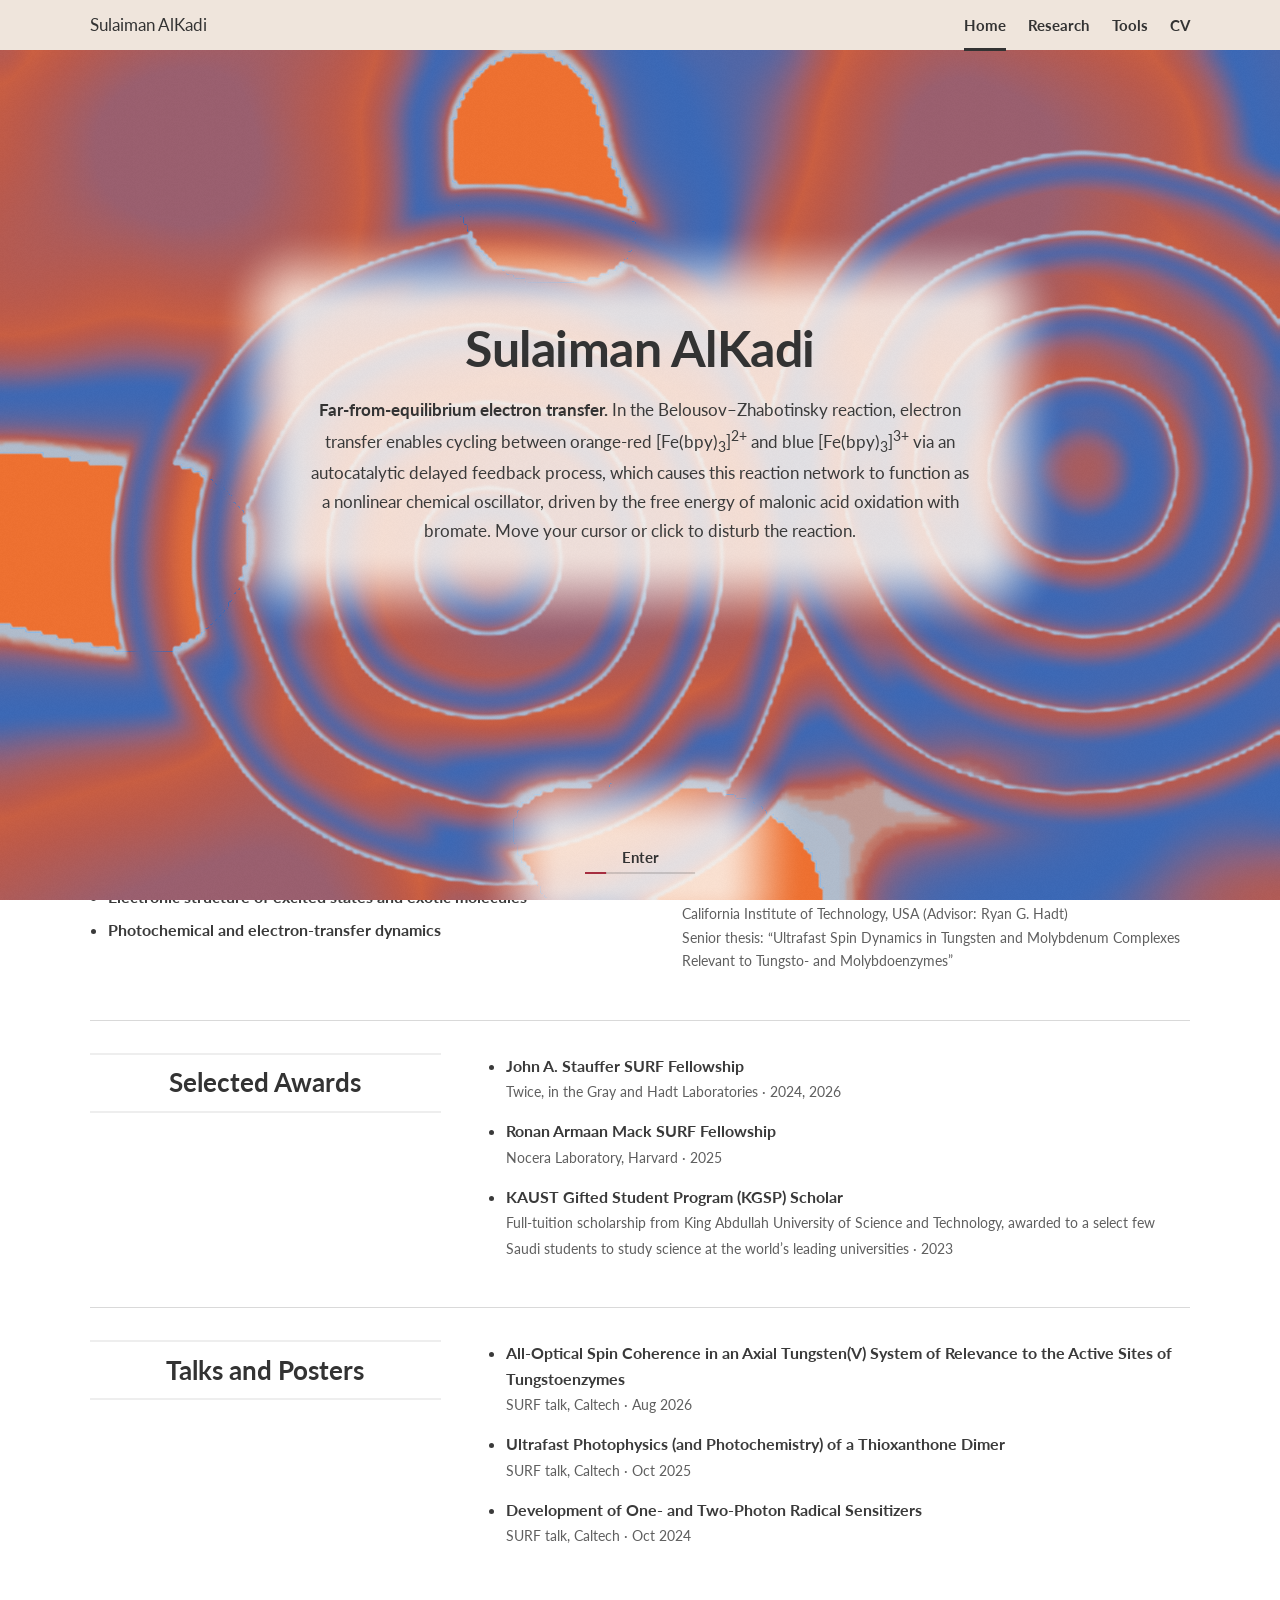
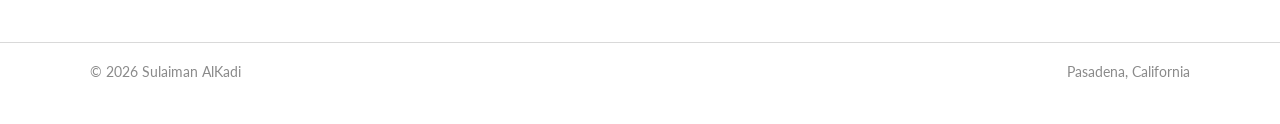
<file: index.html>
<!DOCTYPE html>
<html lang="en">
<head>
<meta charset="utf-8">
<meta name="viewport" content="width=device-width, initial-scale=1">
<title>Sulaiman AlKadi</title>
<meta name="google-site-verification" content="5nGicqn2dTSxSyJjdzMn4YjKwUlPhurHAgPeNk4xbSI" />
<link rel="icon" href="favicon.ico" sizes="any">
<link rel="icon" type="image/png" sizes="48x48" href="favicon-48.png">
<link rel="apple-touch-icon" href="apple-touch-icon.png">
<meta name="description" content="Sulaiman AlKadi, chemistry undergraduate at Caltech: spectroscopy of spin and electron transfer in molecules, and software for reading spectra.">
<link rel="preconnect" href="https://fonts.googleapis.com">
<link rel="preconnect" href="https://fonts.gstatic.com" crossorigin>
<link rel="stylesheet" href="https://fonts.googleapis.com/css2?family=Lato:ital,wght@0,400;0,700;1,400&family=IBM+Plex+Mono&display=swap">
<link rel="stylesheet" href="style.css?v=11">
<script>
/* Decide before the first paint whether the opening cover runs: once per session, never with reduced motion. */
(function(){ try {
  var force = /[?&]intro(=|&|$)/.test(location.search);
  if (!force && (sessionStorage.getItem("cover-seen") || matchMedia("(prefers-reduced-motion: reduce)").matches)) return;
  document.documentElement.classList.add("cover-on");
} catch (e) {} })();
</script>
</head>
<body>

<header class="topbar">
  <div class="wrap">
    <a class="brand" href="index.html">Sulaiman AlKadi</a>
    <nav aria-label="Site">
      <a href="index.html" aria-current="page">Home</a>
      <a href="research.html">Research</a>
      <a href="tools.html">Tools</a>
      <a href="cv.html">CV</a>
    </nav>
  </div>
</header>

<div id="cover" aria-label="Opening animation">
  <canvas aria-hidden="true"></canvas>
  <div class="cover-text">
    <h1>Sulaiman AlKadi</h1>
    <p><b>Far-from-equilibrium electron transfer.</b> In the Belousov–Zhabotinsky reaction, electron transfer enables cycling between orange-red [Fe(bpy)<sub>3</sub>]<sup>2+</sup> and blue [Fe(bpy)<sub>3</sub>]<sup>3+</sup> via an autocatalytic delayed feedback process, which causes this reaction network to function as a nonlinear chemical oscillator, driven by the free energy of malonic acid oxidation with bromate. <span class="fine">Move your cursor or click to disturb the reaction.</span><span class="coarse">Tap to start a wave.</span></p>
  </div>
  <div class="cover-foot"><button class="cover-enter" type="button">Enter<span class="bar"><i></i></span></button></div>
</div>

<section class="home-band">
  <div class="wrap">
    <div class="who">
      <div class="disc">
        <img class="portrait" src="photo.jpg" alt="Sulaiman AlKadi"
             onerror="this.remove()">
      </div>
      <h1>Sulaiman AlKadi</h1>
      <p class="line">Undergraduate researcher</p>
      <p class="line"><a href="https://www.cce.caltech.edu/">California Institute of Technology</a></p>
      <p class="line">Hadt Laboratory</p>
    </div>
    <div class="greet">
      <h2>Hello, there</h2>
      <p>I am a senior in chemistry at Caltech, focusing on experimental physical chemistry, particularly spectroscopy, and I am also interested in electronic structure methods and scientific programming.</p>
      <p>I am applying to graduate programs in chemistry, chemical physics, and quantum science &amp; engineering, as well as other research positions. If you have an opportunity you would like to discuss or want to reach out, email is the easiest way to reach me.</p>
      <p><span class="email-stack"><span data-goatcounter-click="show-email" data-goatcounter-title="Show email" class="email-reveal" data-email="idakla.w.namialus|moc.liamg" tabindex="0"><span class="label">Show email</span><a class="addr" href="#">&nbsp;</a></span><span data-goatcounter-click="show-email" data-goatcounter-title="Show email" class="email-reveal" data-email="namialus|ude.hcetlac" tabindex="0"><span class="label">Show email</span><a class="addr" href="#">&nbsp;</a></span></span></p>
    </div>
  </div>
</section>

<div class="social" aria-label="Links">
  <a href="#" data-email="idakla.w.namialus|moc.liamg" title="Email" aria-label="Email"><svg viewBox="0 0 24 24"><path d="M2 5h20v14H2zm2 2v.5l8 5 8-5V7l-8 5z"/></svg></a>
  <a data-goatcounter-click="home-github" data-goatcounter-title="GitHub profile" href="https://github.com/Sulaimaninator" title="GitHub" aria-label="GitHub"><svg viewBox="0 0 24 24"><path d="M12 2a10 10 0 0 0-3.2 19.5c.5.1.7-.2.7-.5v-1.8c-2.8.6-3.4-1.2-3.4-1.2-.4-1.1-1.1-1.5-1.1-1.5-.9-.6.1-.6.1-.6 1 .1 1.5 1 1.5 1 .9 1.6 2.4 1.1 3 .9.1-.7.4-1.1.6-1.4-2.2-.3-4.6-1.1-4.6-5 0-1.1.4-2 1-2.7-.1-.2-.4-1.2.1-2.6 0 0 .9-.3 2.8 1a9.6 9.6 0 0 1 5 0c1.9-1.3 2.8-1 2.8-1 .5 1.4.2 2.4.1 2.6.6.7 1 1.6 1 2.7 0 3.9-2.4 4.7-4.6 5 .4.3.7.9.7 1.9v2.8c0 .3.2.6.7.5A10 10 0 0 0 12 2z"/></svg></a>
  <a href="cv.html" title="CV" aria-label="CV">CV</a>
</div>

<main class="wrap">
  <div class="two">
    <div>
      <h2>Research Interests</h2>
      <ul>
        <li><a href="research.html#spectroscopy">Ultrafast and magnetic-resonance spectroscopy</a></li>
        <li><a href="research.html#electronic-structure">Electronic structure of excited states and exotic molecules</a></li>
        <li><a href="research.html#dynamics">Photochemical and electron-transfer dynamics</a></li>
      </ul>
    </div>
    <div>
      <h2>Education</h2>
      <ul class="edu">
        <li>🎓 <b>B.S., Chemistry, expected 2027</b><small>California Institute of Technology, USA (Advisor: Ryan G. Hadt)</small><small>Senior thesis: “Ultrafast Spin Dynamics in Tungsten and Molybdenum Complexes Relevant to Tungsto- and Molybdoenzymes”</small></li>
      </ul>
    </div>
  </div>

  <div class="labelled">
    <h2>Selected Awards</h2>
    <ul>
      <li><b>John A. Stauffer SURF Fellowship</b><small>Twice, in the Gray and Hadt Laboratories · 2024, 2026</small></li>
      <li><b>Ronan Armaan Mack SURF Fellowship</b><small>Nocera Laboratory, Harvard · 2025</small></li>
      <li><b>KAUST Gifted Student Program (KGSP) Scholar</b><small>Full-tuition scholarship from King Abdullah University of Science and Technology, awarded to a select few Saudi students to study science at the world’s leading universities · 2023</small></li>
    </ul>
  </div>

  <div class="labelled">
    <h2>Talks and Posters</h2>
    <ul>
      <li><b>All-Optical Spin Coherence in an Axial Tungsten(V) System of Relevance to the Active Sites of Tungstoenzymes</b><small>SURF talk, Caltech · Aug 2026</small></li>
      <li><b>Ultrafast Photophysics (and Photochemistry) of a Thioxanthone Dimer</b><small>SURF talk, Caltech · Oct 2025</small></li>
      <li><b>Development of One- and Two-Photon Radical Sensitizers</b><small>SURF talk, Caltech · Oct 2024</small></li>
    </ul>
  </div>
</main>

<footer><div class="wrap"><span>© 2026 Sulaiman AlKadi</span><span>Pasadena, California</span></div></footer>
<script src="cover.js?v=2"></script>
<script src="email.js?v=1"></script>
<script data-goatcounter="https://salkadi.goatcounter.com/count" async src="//gc.zgo.at/count.js"></script>
</body>
</html>
</file>
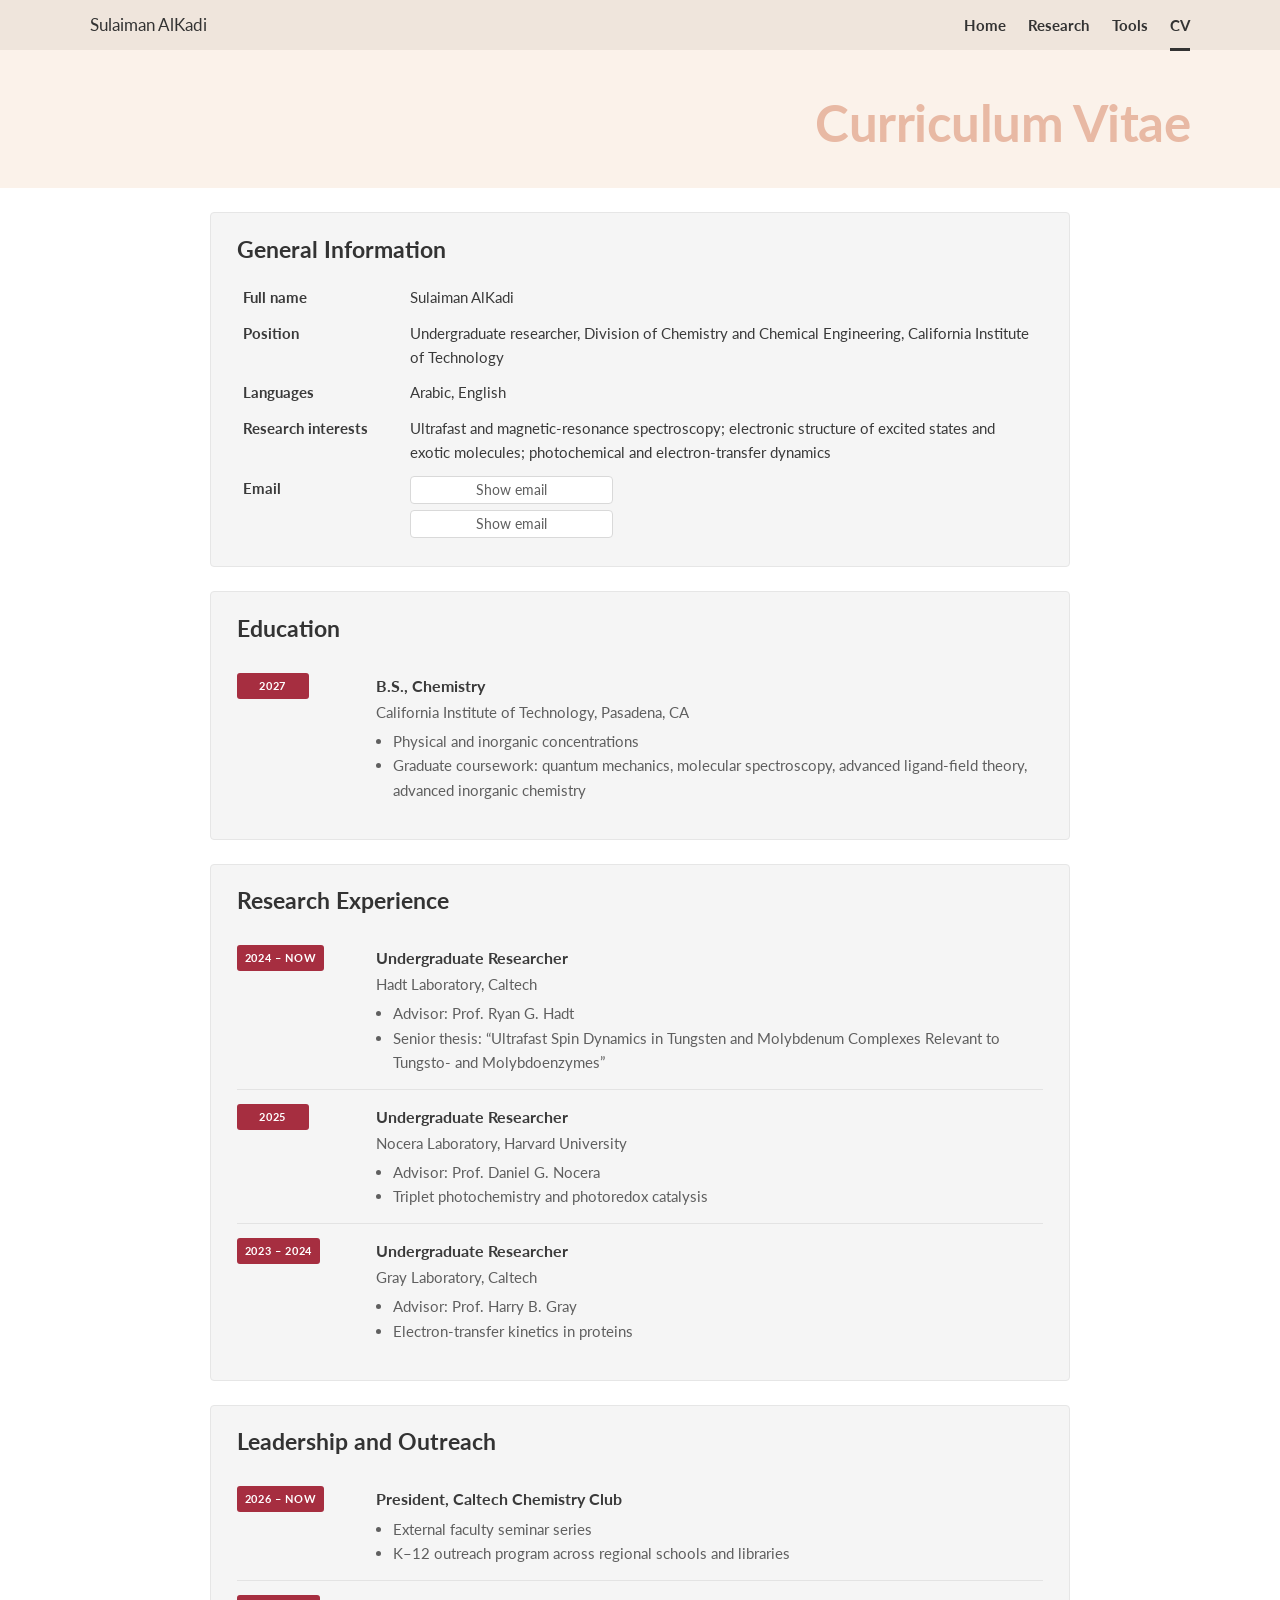
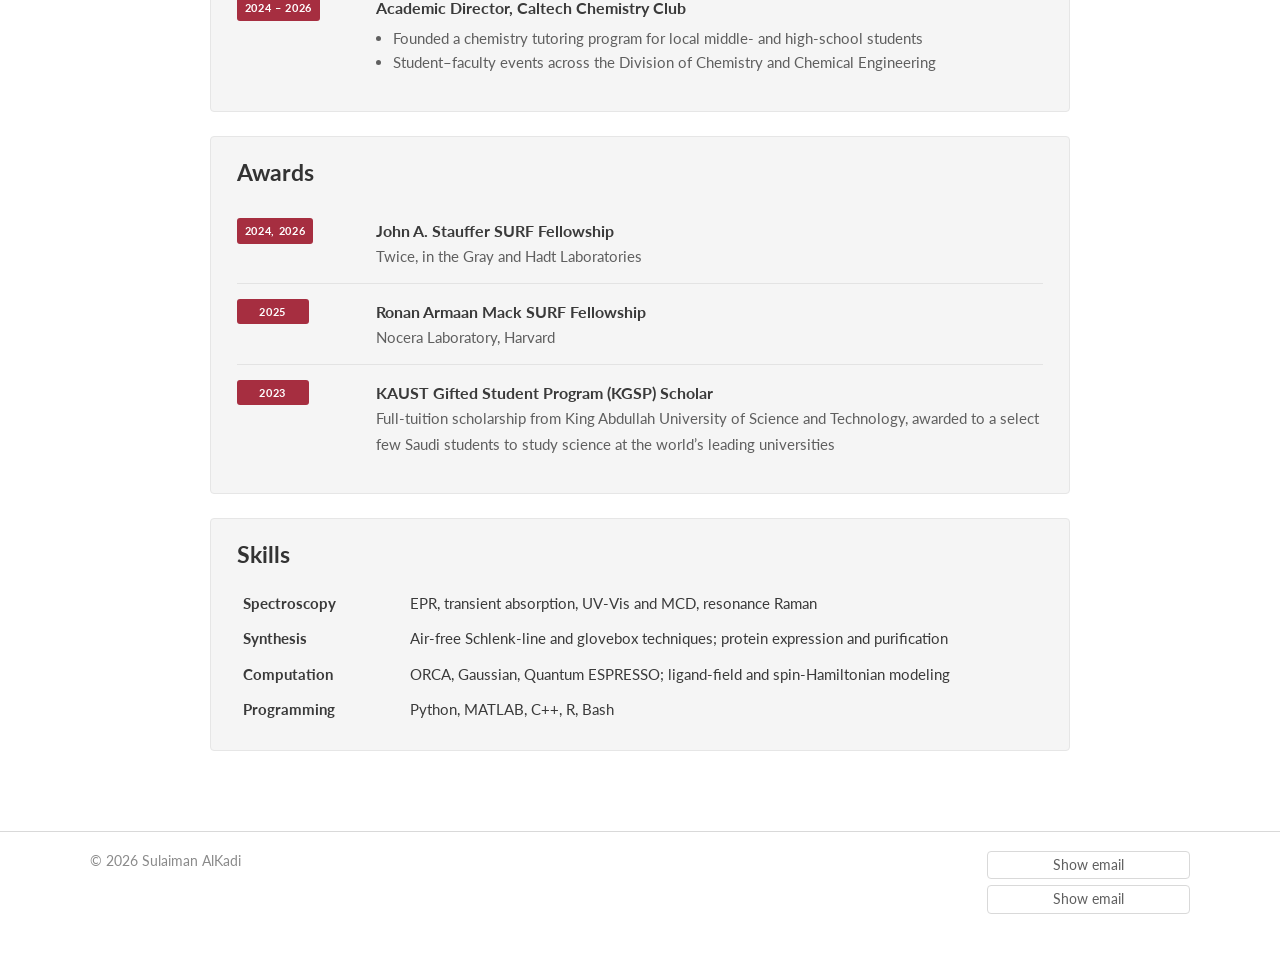
<file: cv.html>
<!DOCTYPE html>
<html lang="en">
<head>
<meta charset="utf-8">
<meta name="viewport" content="width=device-width, initial-scale=1">
<title>Sulaiman AlKadi - CV</title>
<meta name="description" content="CV of Sulaiman AlKadi, chemistry undergraduate at Caltech: education, research experience, presentations, software, teaching, and service.">
<link rel="icon" href="favicon.ico" sizes="any">
<link rel="icon" type="image/png" sizes="48x48" href="favicon-48.png">
<link rel="apple-touch-icon" href="apple-touch-icon.png">
<link rel="preconnect" href="https://fonts.googleapis.com">
<link rel="preconnect" href="https://fonts.gstatic.com" crossorigin>
<link rel="stylesheet" href="https://fonts.googleapis.com/css2?family=Lato:ital,wght@0,400;0,700;1,400&family=IBM+Plex+Mono&display=swap">
<link rel="stylesheet" href="style.css?v=11">
</head>
<body>

<header class="topbar">
  <div class="wrap">
    <a class="brand" href="index.html">Sulaiman AlKadi</a>
    <nav aria-label="Site">
      <a href="index.html">Home</a>
      <a href="research.html">Research</a>
      <a href="tools.html">Tools</a>
      <a href="cv.html" aria-current="page">CV</a>
    </nav>
  </div>
</header>

<section class="title-band"><div class="wrap"><h1>Curriculum Vitae</h1></div></section>

<main class="narrow cv">

  <section class="card">
    <h2>General Information</h2>
    <table>
      <tr><td>Full name</td><td>Sulaiman AlKadi</td></tr>
      <tr><td>Position</td><td>Undergraduate researcher, Division of Chemistry and Chemical Engineering, California Institute of Technology</td></tr>
      <tr><td>Languages</td><td>Arabic, English</td></tr>
      <tr><td>Research interests</td><td>Ultrafast and magnetic-resonance spectroscopy; electronic structure of excited states and exotic molecules; photochemical and electron-transfer dynamics</td></tr>
      <tr><td>Email</td><td><span class="email-stack"><span data-goatcounter-click="show-email" data-goatcounter-title="Show email" class="email-reveal" data-email="idakla.w.namialus|moc.liamg" tabindex="0"><span class="label">Show email</span><a class="addr" href="#">&nbsp;</a></span><span data-goatcounter-click="show-email" data-goatcounter-title="Show email" class="email-reveal" data-email="namialus|ude.hcetlac" tabindex="0"><span class="label">Show email</span><a class="addr" href="#">&nbsp;</a></span></span></td></tr>
    </table>
  </section>

  <section class="card">
    <h2>Education</h2>
    <div class="row"><span class="year">2027</span><div><b>B.S., Chemistry</b><span class="sub">California Institute of Technology, Pasadena, CA</span><ul><li>Physical and inorganic concentrations</li><li>Graduate coursework: quantum mechanics, molecular spectroscopy, advanced ligand-field theory, advanced inorganic chemistry</li></ul></div></div>
  </section>

  <section class="card">
    <h2>Research Experience</h2>
    <div class="row"><span class="year">2024 – now</span><div><b>Undergraduate Researcher</b><span class="sub">Hadt Laboratory, Caltech</span><ul><li>Advisor: Prof. Ryan G. Hadt</li><li>Senior thesis: “Ultrafast Spin Dynamics in Tungsten and Molybdenum Complexes Relevant to Tungsto- and Molybdoenzymes”</li></ul></div></div>
    <div class="row"><span class="year">2025</span><div><b>Undergraduate Researcher</b><span class="sub">Nocera Laboratory, Harvard University</span><ul><li>Advisor: Prof. Daniel G. Nocera</li><li>Triplet photochemistry and photoredox catalysis</li></ul></div></div>
    <div class="row"><span class="year">2023 – 2024</span><div><b>Undergraduate Researcher</b><span class="sub">Gray Laboratory, Caltech</span><ul><li>Advisor: Prof. Harry B. Gray</li><li>Electron-transfer kinetics in proteins</li></ul></div></div>
  </section>

  <section class="card">
    <h2>Leadership and Outreach</h2>
    <div class="row"><span class="year">2026 – now</span><div><b>President, Caltech Chemistry Club</b><ul><li>External faculty seminar series</li><li>K–12 outreach program across regional schools and libraries</li></ul></div></div>
    <div class="row"><span class="year">2024 – 2026</span><div><b>Academic Director, Caltech Chemistry Club</b><ul><li>Founded a chemistry tutoring program for local middle- and high-school students</li><li>Student–faculty events across the Division of Chemistry and Chemical Engineering</li></ul></div></div>
  </section>

  <section class="card">
    <h2>Awards</h2>
    <div class="row"><span class="year">2024, 2026</span><div><b>John A. Stauffer SURF Fellowship</b><span class="sub">Twice, in the Gray and Hadt Laboratories</span></div></div>
    <div class="row"><span class="year">2025</span><div><b>Ronan Armaan Mack SURF Fellowship</b><span class="sub">Nocera Laboratory, Harvard</span></div></div>
    <div class="row"><span class="year">2023</span><div><b>KAUST Gifted Student Program (KGSP) Scholar</b><span class="sub">Full-tuition scholarship from King Abdullah University of Science and Technology, awarded to a select few Saudi students to study science at the world’s leading universities</span></div></div>
  </section>

  <section class="card">
    <h2>Skills</h2>
    <table>
      <tr><td>Spectroscopy</td><td>EPR, transient absorption, UV-Vis and MCD, resonance Raman</td></tr>
      <tr><td>Synthesis</td><td>Air-free Schlenk-line and glovebox techniques; protein expression and purification</td></tr>
      <tr><td>Computation</td><td>ORCA, Gaussian, Quantum ESPRESSO; ligand-field and spin-Hamiltonian modeling</td></tr>
      <tr><td>Programming</td><td>Python, MATLAB, C++, R, Bash</td></tr>
    </table>
  </section>

</main>

<footer><div class="wrap"><span>© 2026 Sulaiman AlKadi</span><span><span class="email-stack"><span data-goatcounter-click="show-email" data-goatcounter-title="Show email" class="email-reveal" data-email="idakla.w.namialus|moc.liamg" tabindex="0"><span class="label">Show email</span><a class="addr" href="#">&nbsp;</a></span><span data-goatcounter-click="show-email" data-goatcounter-title="Show email" class="email-reveal" data-email="namialus|ude.hcetlac" tabindex="0"><span class="label">Show email</span><a class="addr" href="#">&nbsp;</a></span></span></span></div></footer>
<script src="email.js?v=1"></script>
<script data-goatcounter="https://salkadi.goatcounter.com/count" async src="//gc.zgo.at/count.js"></script>
</body>
</html>
</file>
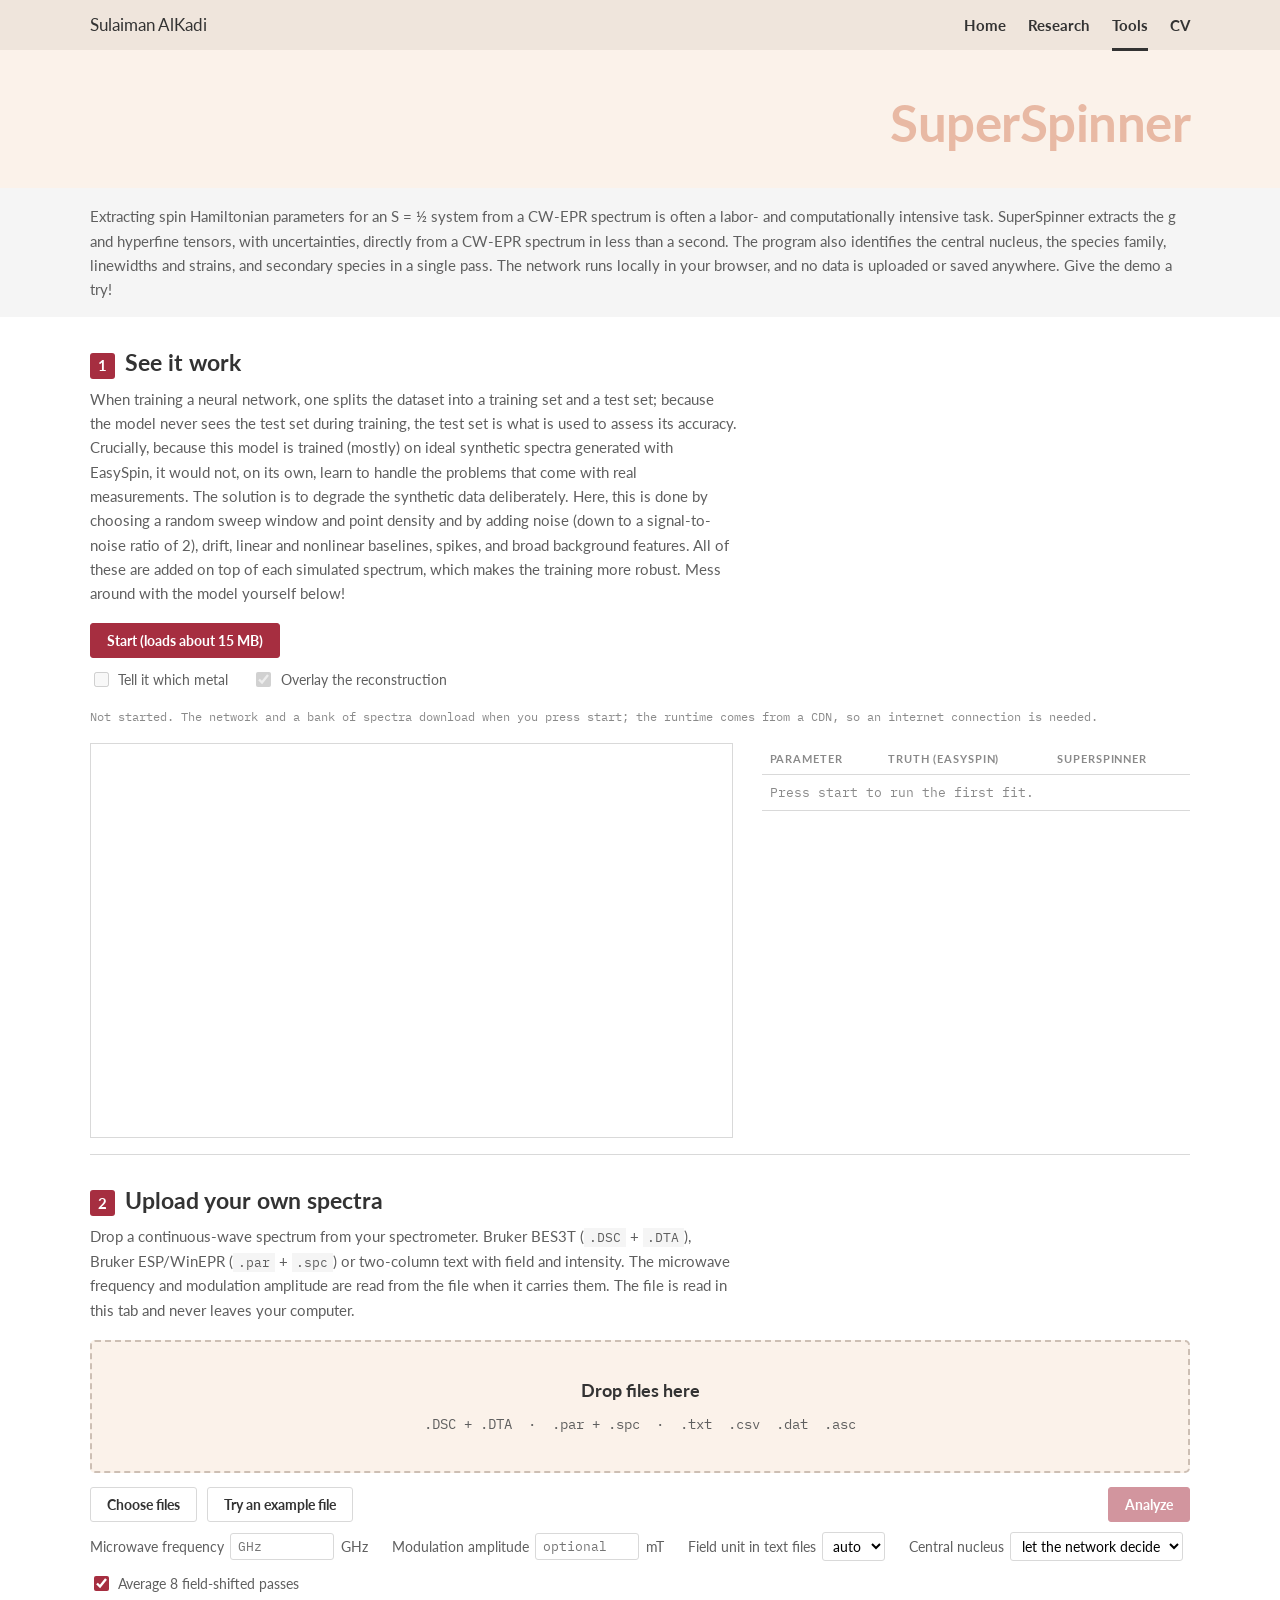
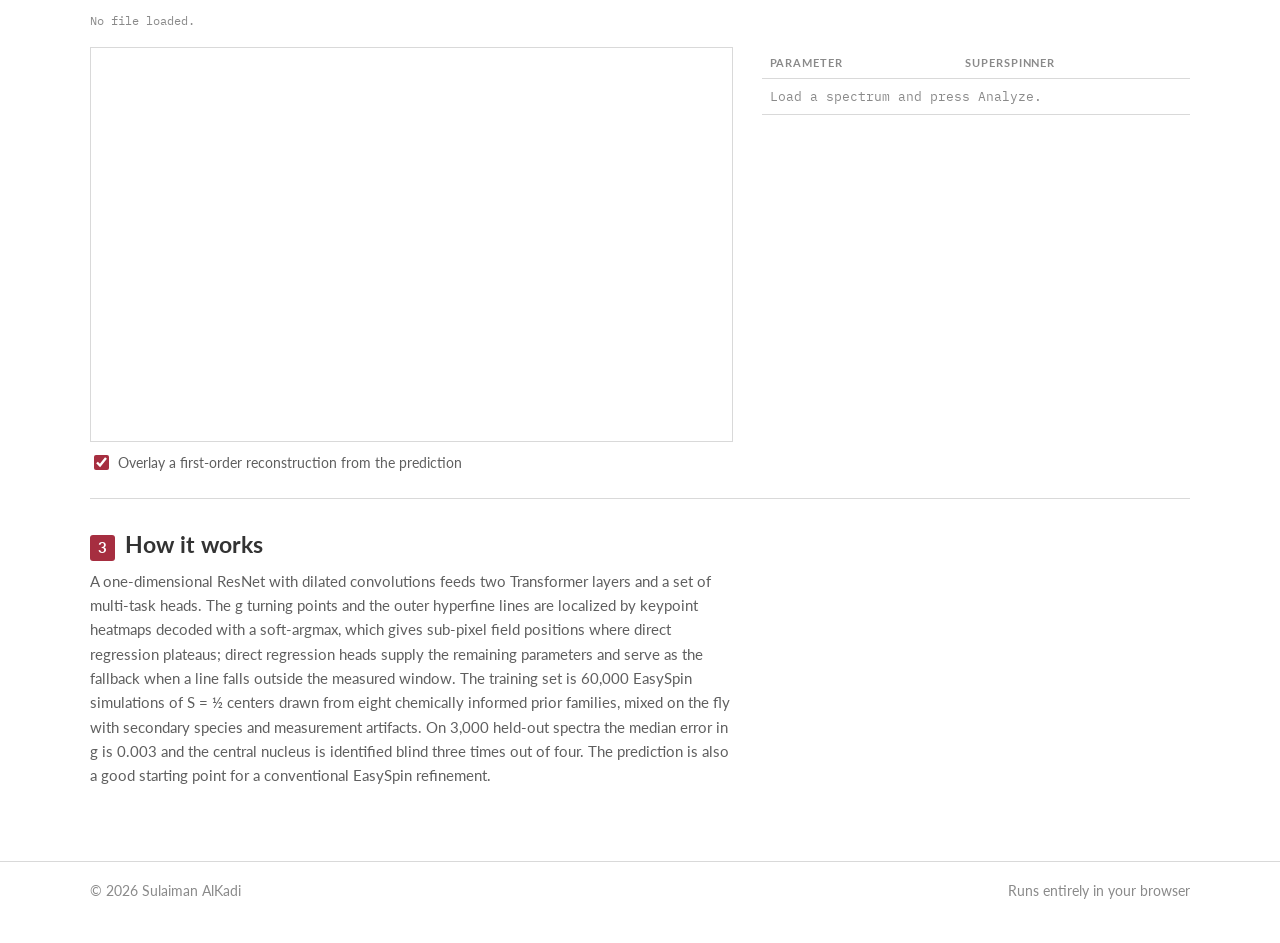
<file: demo.html>
<!DOCTYPE html>
<html lang="en">
<head>
<meta charset="utf-8">
<meta name="viewport" content="width=device-width, initial-scale=1">
<title>Sulaiman AlKadi - SuperSpinner</title>
<link rel="icon" href="favicon.ico" sizes="any">
<link rel="icon" type="image/png" sizes="48x48" href="favicon-48.png">
<link rel="apple-touch-icon" href="apple-touch-icon.png">
<meta name="description" content="SuperSpinner: a neural network that reads spin-Hamiltonian parameters from a CW-EPR spectrum, running in the browser. Try it on held-out spectra or upload your own.">
<link rel="preconnect" href="https://fonts.googleapis.com">
<link rel="preconnect" href="https://fonts.gstatic.com" crossorigin>
<link rel="stylesheet" href="https://fonts.googleapis.com/css2?family=Lato:ital,wght@0,400;0,700;1,400&family=IBM+Plex+Mono&display=swap">
<link rel="stylesheet" href="style.css?v=11">
</head>
<body>

<header class="topbar">
  <div class="wrap">
    <a class="brand" href="index.html">Sulaiman AlKadi</a>
    <nav aria-label="Site">
      <a href="index.html">Home</a>
      <a href="research.html">Research</a>
      <a href="tools.html" aria-current="page">Tools</a>
      <a href="cv.html">CV</a>
    </nav>
  </div>
</header>

<section class="title-band"><div class="wrap"><h1>SuperSpinner</h1></div></section>
<div class="strip"><div class="wrap">Extracting spin Hamiltonian parameters for an S&nbsp;=&nbsp;½ system from a CW-EPR spectrum is often a labor- and computationally intensive task. SuperSpinner extracts the g and hyperfine tensors, with uncertainties, directly from a CW-EPR spectrum in less than a second. The program also identifies the central nucleus, the species family, linewidths and strains, and secondary species in a single pass. The network runs locally in your browser, and no data is uploaded or saved anywhere. Give the demo a try!</div></div>

<main class="wrap">

  <!-- ---------------------------------------------------------- 1. demo -->
  <section class="step" id="ss-demo">
    <h2><span class="n">1</span> See it work</h2>
    <p class="lede">When training a neural network, one splits the dataset into a training set and a test set; because the model never sees the test set during training, the test set is what is used to assess its accuracy. Crucially, because this model is trained (mostly) on ideal synthetic spectra generated with EasySpin, it would not, on its own, learn to handle the problems that come with real measurements. The solution is to degrade the synthetic data deliberately. Here, this is done by choosing a random sweep window and point density and by adding noise (down to a signal-to-noise ratio of 2), drift, linear and nonlinear baselines, spikes, and broad background features. All of these are added on top of each simulated spectrum, which makes the training more robust. Mess around with the model yourself below!</p>
    <div class="loadrow">
      <button data-goatcounter-click="superspinner-start" class="btn primary ss-start" type="button">Start (loads about 15 MB)</button>
      <button class="btn primary ss-new" type="button" hidden>New random spectrum</button>
      <button class="btn ss-auto" type="button" hidden>Auto-run</button>
    </div>
    <div class="optrow">
      <label><input type="checkbox" class="ss-hint" disabled> Tell it which metal</label>
      <label><input type="checkbox" class="ss-fit" checked disabled> Overlay the reconstruction</label>
    </div>
    <p class="ss-status">Not started. The network and a bank of spectra download when you press start; the runtime comes from a CDN, so an internet connection is needed.</p>
    <div class="grid2">
      <div>
        <div class="plot"><canvas class="ss-canvas"></canvas></div>
        <p class="cap ss-note"></p>
        <p class="cap ss-time"></p>
      </div>
      <div>
        <table class="t ss-table">
          <thead><tr><th>Parameter</th><th>Truth (EasySpin)</th><th>SuperSpinner</th></tr></thead>
          <tbody><tr><td colspan="3" class="muted">Press start to run the first fit.</td></tr></tbody>
        </table>
      </div>
    </div>
  </section>

  <!-- -------------------------------------------------------- 2. upload -->
  <section class="step" id="ss-upload">
    <h2><span class="n">2</span> Upload your own spectra</h2>
    <p class="lede">Drop a continuous-wave spectrum from your spectrometer. Bruker BES3T (<code>.DSC</code> + <code>.DTA</code>), Bruker ESP/WinEPR (<code>.par</code> + <code>.spc</code>) or two-column text with field and intensity. The microwave frequency and modulation amplitude are read from the file when it carries them. The file is read in this tab and never leaves your computer.</p>
    <div class="dropzone" id="up-drop">
      <b>Drop files here</b>
      <span>.DSC + .DTA &nbsp;·&nbsp; .par + .spc &nbsp;·&nbsp; .txt &nbsp;.csv &nbsp;.dat &nbsp;.asc</span>
      <input type="file" id="up-files" multiple accept=".dsc,.dta,.xgf,.par,.spc,.txt,.csv,.dat,.asc,.tsv" hidden>
    </div>
    <div class="loadrow">
      <button class="btn" id="up-choose" type="button">Choose files</button>
      <button data-goatcounter-click="superspinner-example-file" class="btn" id="up-example" type="button">Try an example file</button>
      <span style="flex:1"></span>
      <button data-goatcounter-click="superspinner-analyze" class="btn primary" id="up-run" type="button" disabled>Analyze</button>
    </div>
    <div class="optrow">
      <label>Microwave frequency <input id="up-nu" type="number" step="0.0001" min="1" placeholder="GHz"> GHz</label>
      <label>Modulation amplitude <input id="up-ma" type="number" step="0.01" min="0" placeholder="optional"> mT</label>
      <label>Field unit in text files <select id="up-unit"><option value="">auto</option><option value="G">G</option><option value="mT">mT</option><option value="T">T</option></select></label>
      <label>Central nucleus <select id="up-nuc"><option value="">let the network decide</option></select></label>
      <label><input type="checkbox" id="up-tta" checked> Average 8 field-shifted passes</label>
    </div>
    <p class="ss-status" id="up-status">No file loaded.</p>
    <div class="grid2">
      <div>
        <div class="plot"><canvas class="ss-canvas" id="up-canvas"></canvas></div>
        <p class="cap" id="up-note"></p>
        <div class="optrow"><label><input type="checkbox" id="up-fit" checked> Overlay a first-order reconstruction from the prediction</label></div>
      </div>
      <div>
        <table class="t ss-table" id="up-table">
          <thead><tr><th>Parameter</th><th>SuperSpinner</th></tr></thead>
          <tbody><tr><td colspan="2" class="muted">Load a spectrum and press Analyze.</td></tr></tbody>
        </table>
        <div id="up-notes"></div>
        <details class="adv" id="up-es" hidden>
          <summary>EasySpin starting point (Sys / Vary)</summary>
          <div class="inner"><pre id="up-es-text"></pre><button class="btn sm" id="up-copy" type="button">Copy</button></div>
        </details>
      </div>
    </div>
  </section>

  <!-- ------------------------------------------------------- 3. how -->
  <section class="step">
    <h2><span class="n">3</span> How it works</h2>
    <p class="lede">A one-dimensional ResNet with dilated convolutions feeds two Transformer layers and a set of multi-task heads. The g turning points and the outer hyperfine lines are localized by keypoint heatmaps decoded with a soft-argmax, which gives sub-pixel field positions where direct regression plateaus; direct regression heads supply the remaining parameters and serve as the fallback when a line falls outside the measured window. The training set is 60,000 EasySpin simulations of S&nbsp;=&nbsp;½ centers drawn from eight chemically informed prior families, mixed on the fly with secondary species and measurement artifacts. On 3,000 held-out spectra the median error in g is 0.003 and the central nucleus is identified blind three times out of four. The prediction is also a good starting point for a conventional EasySpin refinement.</p>
  </section>
</main>

<footer><div class="wrap"><span>© 2026 Sulaiman AlKadi</span><span>Runs entirely in your browser</span></div></footer>

<pre id="ss-log" hidden></pre>
<script src="superspinner/demo.js?v=5"></script>
<script src="superspinner/upload.js?v=5"></script>
<script data-goatcounter="https://salkadi.goatcounter.com/count" async src="//gc.zgo.at/count.js"></script>
</body>
</html>
</file>
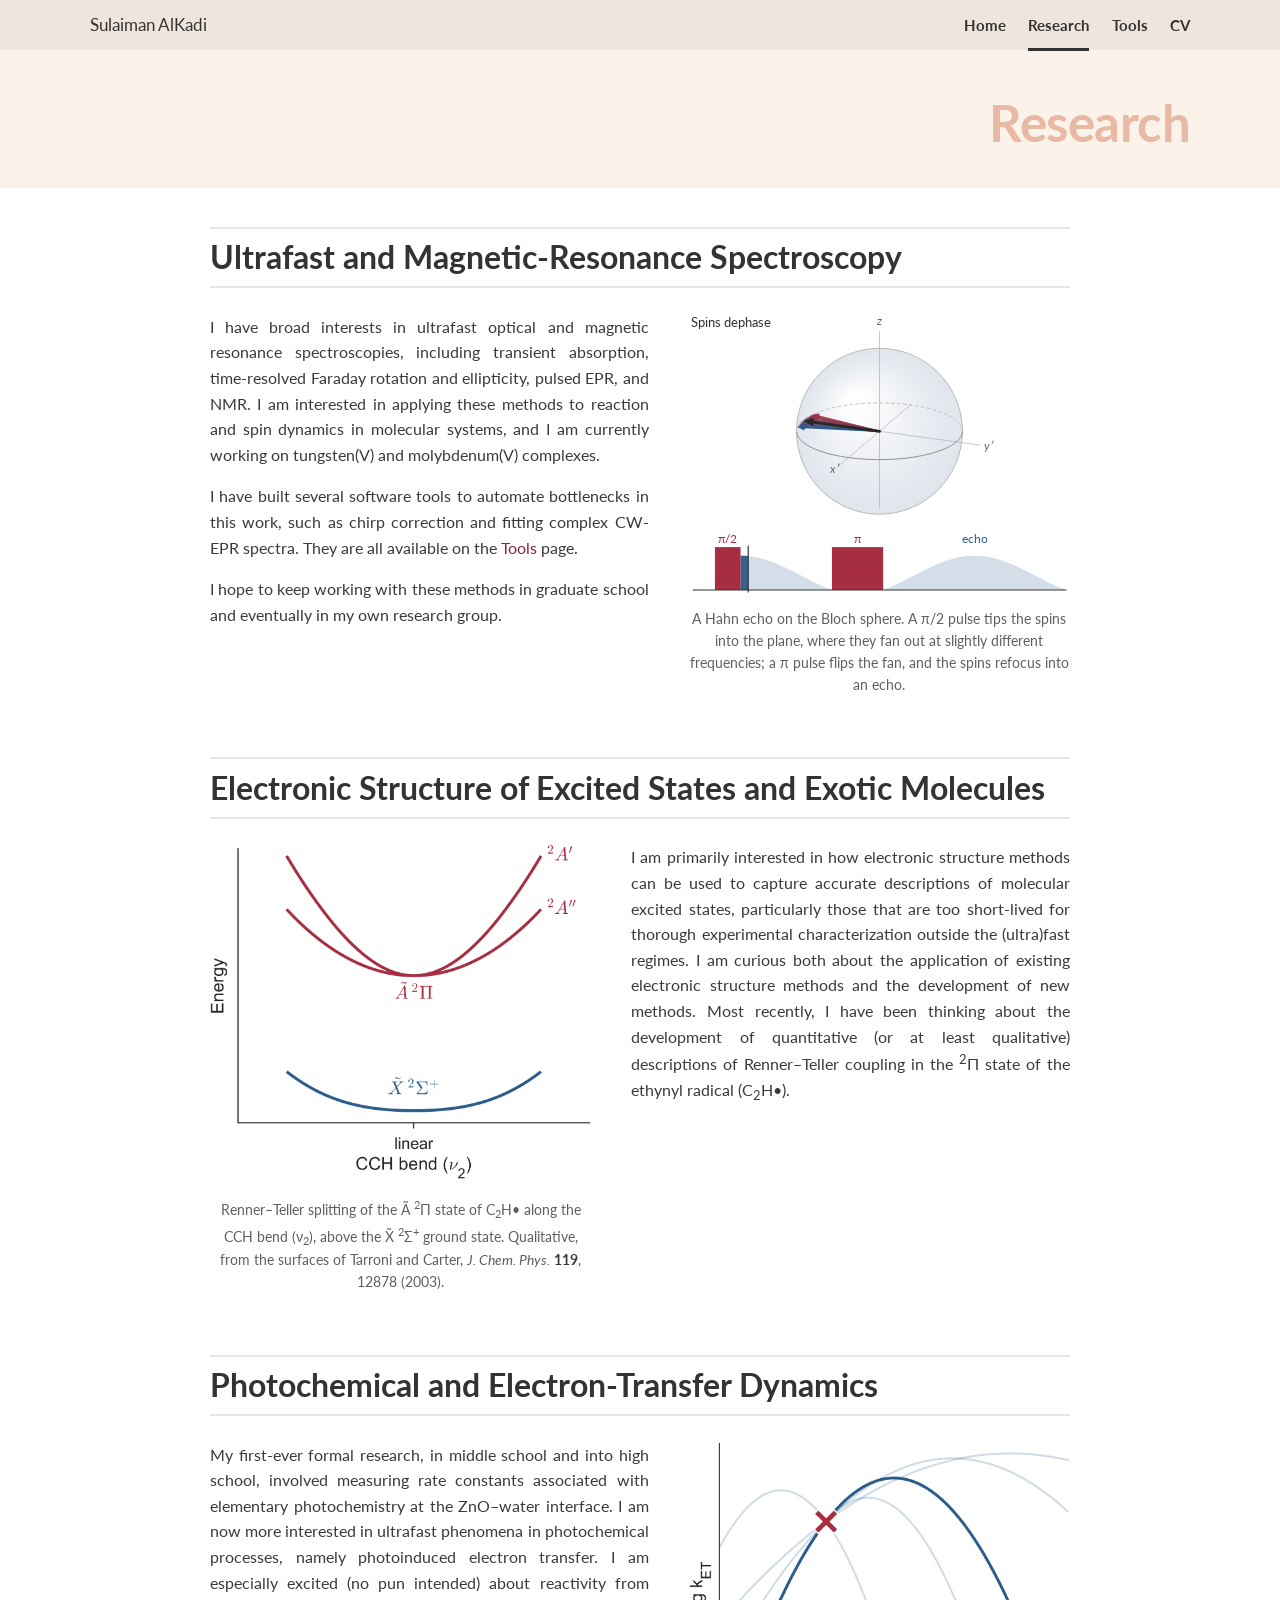
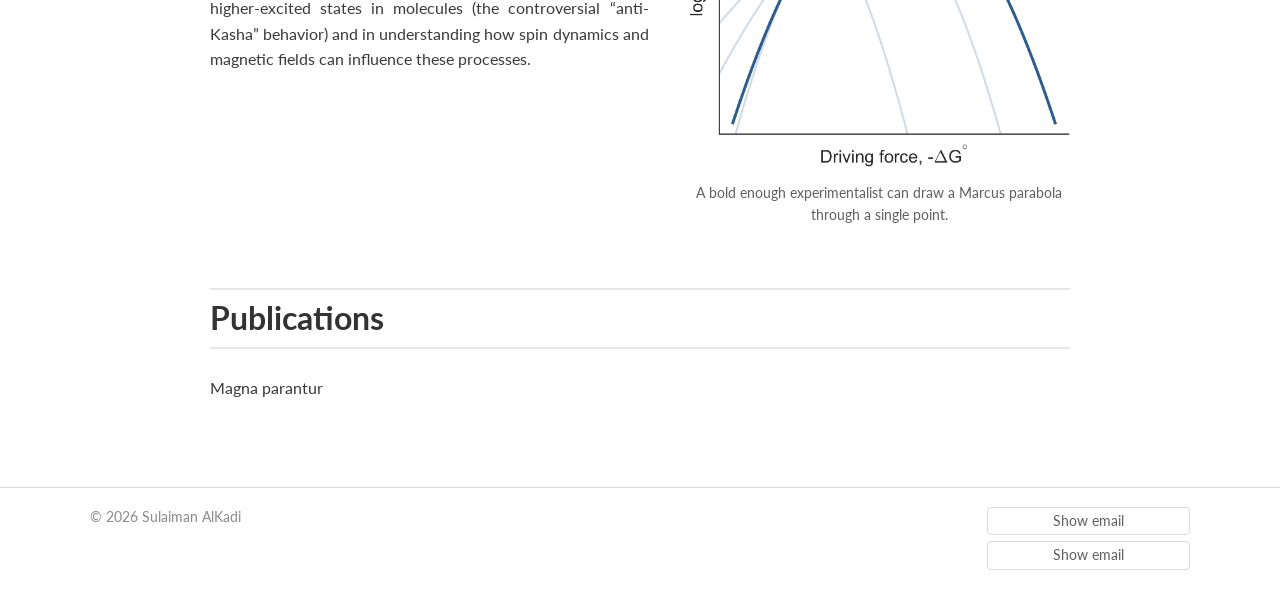
<file: research.html>
<!DOCTYPE html>
<html lang="en">
<head>
<meta charset="utf-8">
<meta name="viewport" content="width=device-width, initial-scale=1">
<title>Sulaiman AlKadi - Research</title>
<meta name="description" content="Research interests of Sulaiman AlKadi: ultrafast and magnetic-resonance spectroscopy, electronic structure of excited states and exotic molecules, and photochemical and electron-transfer dynamics.">
<link rel="icon" href="favicon.ico" sizes="any">
<link rel="icon" type="image/png" sizes="48x48" href="favicon-48.png">
<link rel="apple-touch-icon" href="apple-touch-icon.png">
<link rel="preconnect" href="https://fonts.googleapis.com">
<link rel="preconnect" href="https://fonts.gstatic.com" crossorigin>
<link rel="stylesheet" href="https://fonts.googleapis.com/css2?family=Lato:ital,wght@0,400;0,700;1,400&family=IBM+Plex+Mono&display=swap">
<link rel="stylesheet" href="style.css?v=11">
</head>
<body>

<header class="topbar">
  <div class="wrap">
    <a class="brand" href="index.html">Sulaiman AlKadi</a>
    <nav aria-label="Site">
      <a href="index.html">Home</a>
      <a href="research.html" aria-current="page">Research</a>
      <a href="tools.html">Tools</a>
      <a href="cv.html">CV</a>
    </nav>
  </div>
</header>

<section class="title-band"><div class="wrap"><h1>Research</h1></div></section>

<main class="narrow">

  <article class="entry" id="spectroscopy">
    <h2>Ultrafast and Magnetic-Resonance Spectroscopy</h2>
    <div class="cols">
      <div class="text">
        <p>I have broad interests in ultrafast optical and magnetic resonance spectroscopies, including transient absorption, time-resolved Faraday rotation and ellipticity, pulsed EPR, and NMR. I am interested in applying these methods to reaction and spin dynamics in molecular systems, and I am currently working on tungsten(V) and molybdenum(V) complexes.</p>
        <p>I have built several software tools to automate bottlenecks in this work, such as chirp correction and fitting complex CW-EPR spectra. They are all available on the <a href="tools.html">Tools</a> page.</p>
        <p>I hope to keep working with these methods in graduate school and eventually in my own research group.</p>
      </div>
      <figure>
        <canvas id="hahn-echo" class="anim" role="img" aria-label="Animation of a Hahn echo: spins on a Bloch sphere are tipped into the plane by a pi/2 pulse, fan out, are flipped by a pi pulse, and refocus into an echo."></canvas>
        <figcaption>A Hahn echo on the Bloch sphere. A &pi;/2 pulse tips the spins into the plane, where they fan out at slightly different frequencies; a &pi; pulse flips the fan, and the spins refocus into an echo.</figcaption>
      </figure>
    </div>
  </article>

  <article class="entry" id="electronic-structure">
    <h2>Electronic Structure of Excited States and Exotic Molecules</h2>
    <div class="cols flip">
      <div class="text">
        <p>I am primarily interested in how electronic structure methods can be used to capture accurate descriptions of molecular excited states, particularly those that are too short-lived for thorough experimental characterization outside the (ultra)fast regimes. I am curious both about the application of existing electronic structure methods and the development of new methods. Most recently, I have been thinking about the development of quantitative (or at least qualitative) descriptions of Renner&ndash;Teller coupling in the <sup>2</sup>&Pi; state of the ethynyl radical (C<sub>2</sub>H&bull;).</p>
      </div>
      <figure>
        <img src="figures/electronic-structure.png" alt="Sketch of energy against the CCH bend of C2H: the A-tilde 2Pi state splits into 2A-prime and 2A-double-prime components away from linearity, above the X-tilde 2Sigma-plus ground state.">
        <figcaption>Renner&ndash;Teller splitting of the &Atilde; <sup>2</sup>&Pi; state of C<sub>2</sub>H&bull; along the CCH bend (&nu;<sub>2</sub>), above the X&#771; <sup>2</sup>&Sigma;<sup>+</sup> ground state. Qualitative, from the surfaces of Tarroni and Carter, <i>J. Chem. Phys.</i> <b>119</b>, 12878 (2003).</figcaption>
      </figure>
    </div>
  </article>

  <article class="entry" id="dynamics">
    <h2>Photochemical and Electron-Transfer Dynamics</h2>
    <div class="cols">
      <div class="text">
        <p>My first-ever formal research, in middle school and into high school, involved measuring rate constants associated with elementary photochemistry at the ZnO&ndash;water interface. I am now more interested in ultrafast phenomena in photochemical processes, namely photoinduced electron transfer. I am especially excited (no pun intended) about reactivity from higher-excited states in molecules (the controversial &ldquo;anti-Kasha&rdquo; behavior) and in understanding how spin dynamics and magnetic fields can influence these processes.</p>
      </div>
      <figure>
        <img src="figures/dynamics.png" alt="A rate against driving force plot with one data point and a Marcus parabola drawn through it.">
        <figcaption>A bold enough experimentalist can draw a Marcus parabola through a single point.</figcaption>
      </figure>
    </div>
  </article>

  <article class="entry" id="publications">
    <h2>Publications</h2>
    <p>Magna parantur</p>
  </article>

</main>

<footer><div class="wrap"><span>© 2026 Sulaiman AlKadi</span><span><span class="email-stack"><span data-goatcounter-click="show-email" data-goatcounter-title="Show email" class="email-reveal" data-email="idakla.w.namialus|moc.liamg" tabindex="0"><span class="label">Show email</span><a class="addr" href="#">&nbsp;</a></span><span data-goatcounter-click="show-email" data-goatcounter-title="Show email" class="email-reveal" data-email="namialus|ude.hcetlac" tabindex="0"><span class="label">Show email</span><a class="addr" href="#">&nbsp;</a></span></span></span></div></footer>
<script src="hahn.js?v=2"></script>
<script src="email.js?v=1"></script>
<script data-goatcounter="https://salkadi.goatcounter.com/count" async src="//gc.zgo.at/count.js"></script>
</body>
</html>
</file>
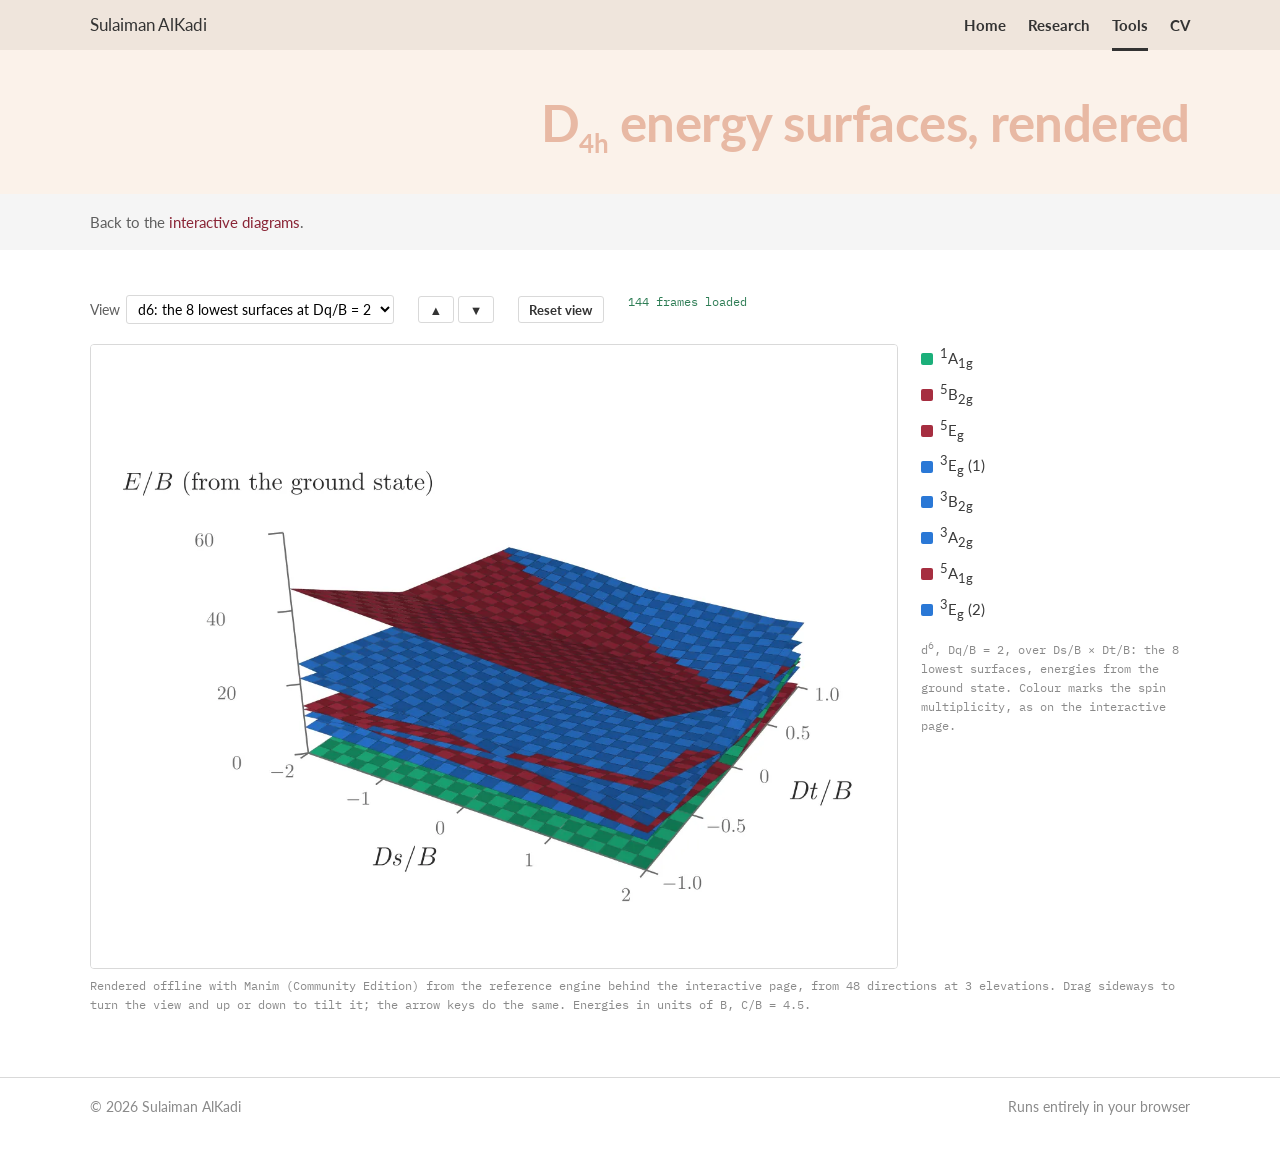
<file: tanabe-sugano-rendered.html>
<!DOCTYPE html>
<html lang="en">
<head>
<meta charset="utf-8">
<meta name="viewport" content="width=device-width, initial-scale=1">
<title>Sulaiman AlKadi - D4h energy surfaces, rendered</title>
<link rel="icon" href="favicon.ico" sizes="any">
<link rel="icon" type="image/png" sizes="48x48" href="favicon-48.png">
<link rel="apple-touch-icon" href="apple-touch-icon.png">
<meta name="description" content="D4h ligand-field energy surfaces rendered with Manim; drag to rotate.">
<link rel="preconnect" href="https://fonts.googleapis.com">
<link rel="preconnect" href="https://fonts.gstatic.com" crossorigin>
<link rel="stylesheet" href="https://fonts.googleapis.com/css2?family=Lato:ital,wght@0,400;0,700;1,400&family=IBM+Plex+Mono&display=swap">
<link rel="stylesheet" href="style.css?v=11">
<link rel="stylesheet" href="ts-d4h/ts.css?v=13">
</head>
<body>

<header class="topbar">
  <div class="wrap">
    <a class="brand" href="index.html">Sulaiman AlKadi</a>
    <nav aria-label="Site">
      <a href="index.html">Home</a>
      <a href="research.html">Research</a>
      <a href="tools.html" aria-current="page">Tools</a>
      <a href="cv.html">CV</a>
    </nav>
  </div>
</header>

<section class="title-band"><div class="wrap"><h1>D<sub>4h</sub> energy surfaces, rendered</h1></div></section>
<div class="strip"><div class="wrap">Back to the <a href="tanabe-sugano.html">interactive diagrams</a>.</div></div>

<main class="wrap">
  <section class="step" id="mv">
    <div class="optrow">
      <label>View <select id="mv-preset">
        <option value="d6">d6: the 8 lowest surfaces at Dq/B = 2</option>
        <option value="d7cone">d7: the 2Eg cone on the Oh axis</option>
      </select></label>
      <span class="mv-tilt" role="group" aria-label="Tilt">
        <button class="btn sm" type="button" data-tilt="-1" aria-label="Tilt up">&#9650;</button>
        <button class="btn sm" type="button" data-tilt="1" aria-label="Tilt down">&#9660;</button>
      </span>
      <button class="btn sm" id="mv-reset" type="button">Reset view</button>
      <span class="ss-status" id="mv-status">Loading.</span>
    </div>
    <div class="mv-grid">
      <div class="mv-stage" id="mv-stage" tabindex="0" aria-label="Rendered surfaces; drag or use the arrow keys to rotate">
        <img id="mv-img" alt="" draggable="false">
        <div class="mv-load" id="mv-load"><span></span></div>
      </div>
      <div class="mv-side">
        <div id="mv-legend" class="mv-legend"></div>
        <p class="cap" id="mv-cap"></p>
      </div>
    </div>
    <p class="cap">Rendered offline with Manim (Community Edition) from the reference engine behind the interactive page, from 48 directions at 3 elevations. Drag sideways to turn the view and up or down to tilt it; the arrow keys do the same. Energies in units of B, C/B = 4.5.</p>
  </section>
</main>

<footer><div class="wrap"><span>&copy; 2026 Sulaiman AlKadi</span><span>Runs entirely in your browser</span></div></footer>

<script src="ts-d4h/viewer.js?v=3"></script>
<script data-goatcounter="https://salkadi.goatcounter.com/count" async src="//gc.zgo.at/count.js"></script>
</body>
</html>
</file>
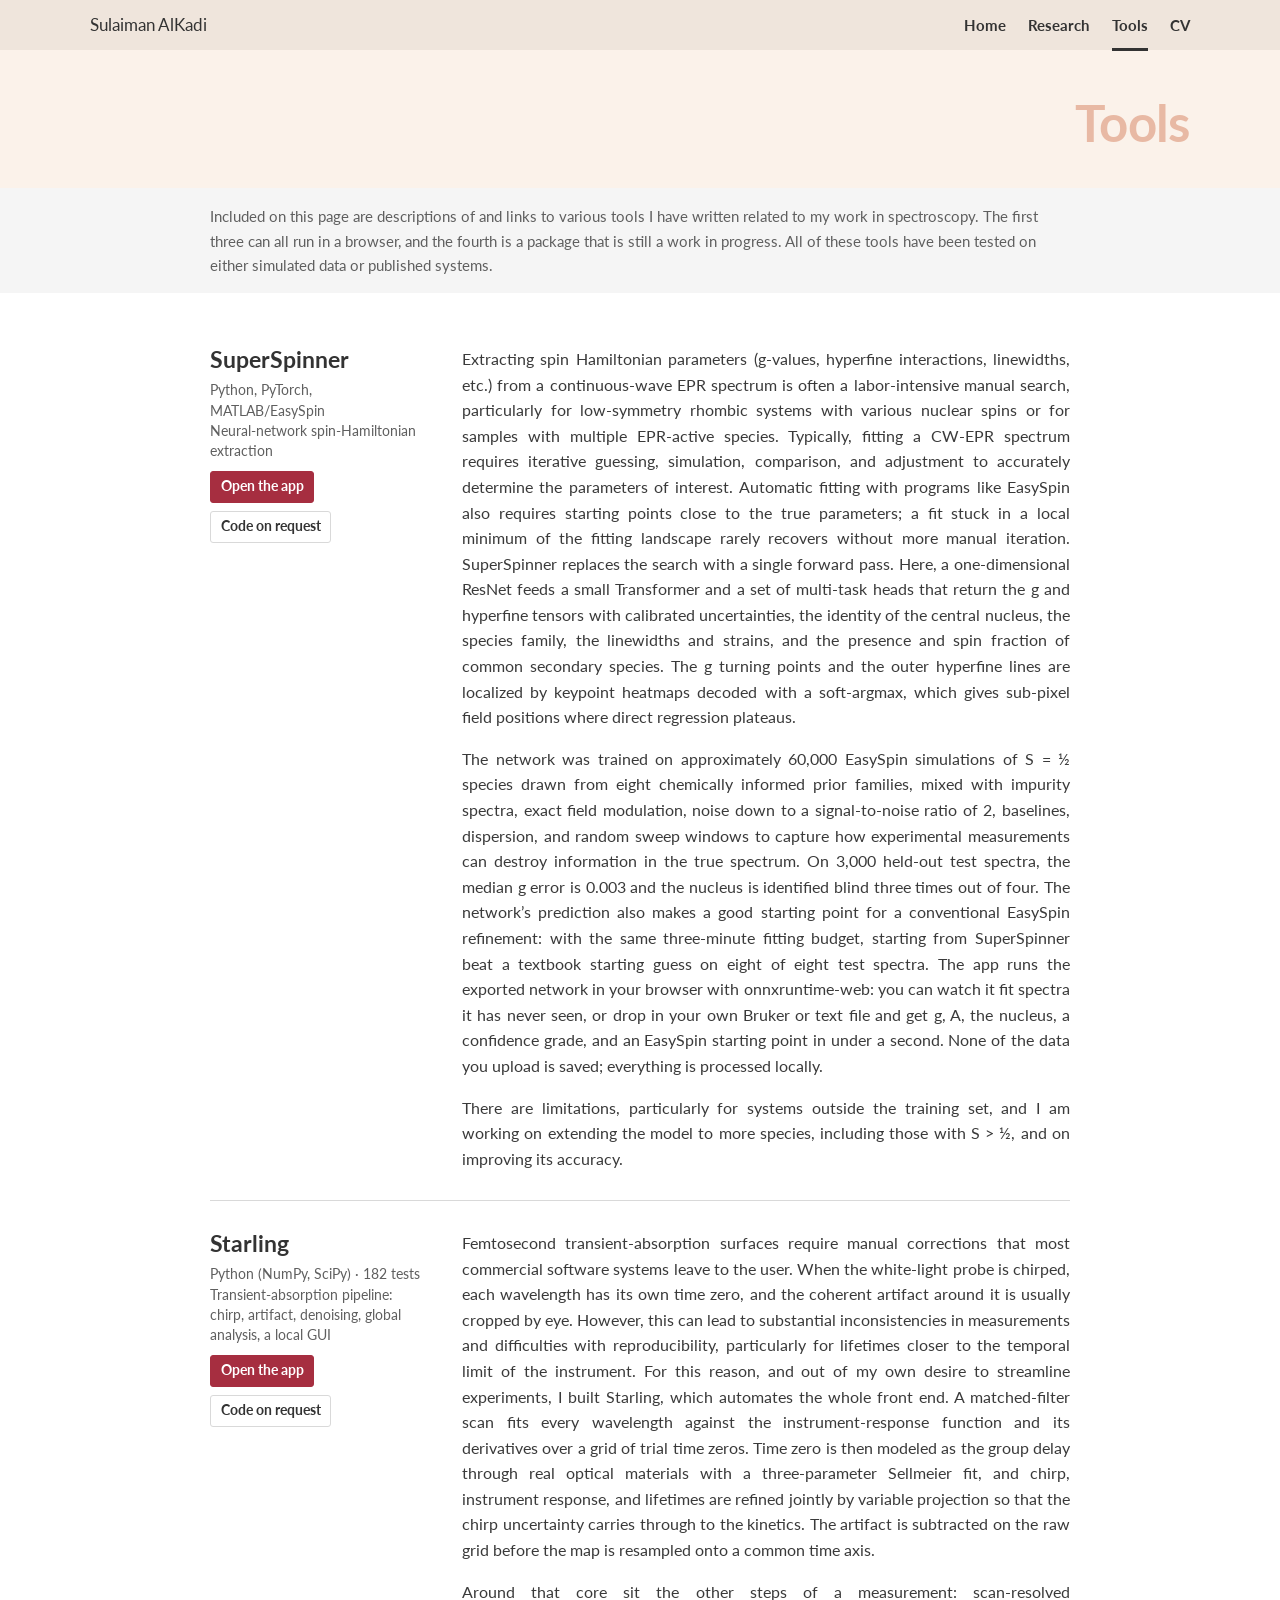
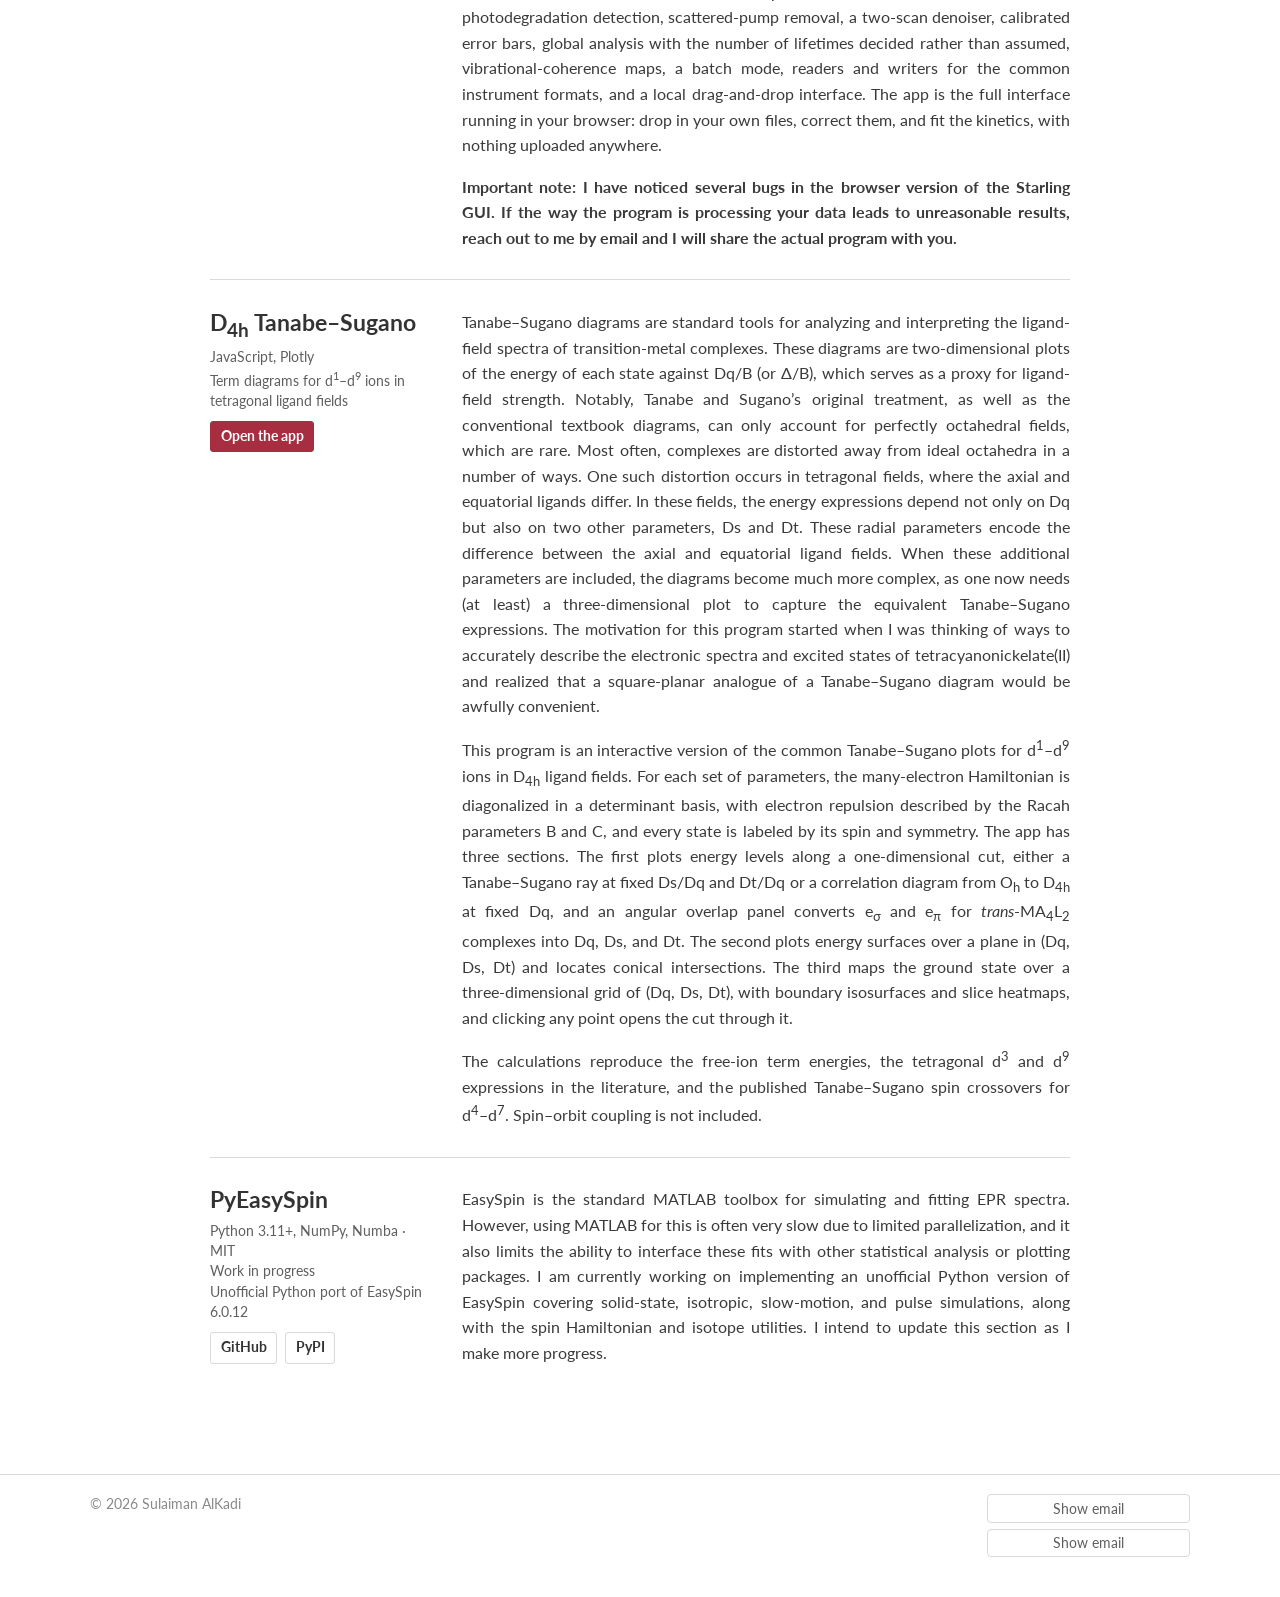
<file: tools.html>
<!DOCTYPE html>
<html lang="en">
<head>
<meta charset="utf-8">
<meta name="viewport" content="width=device-width, initial-scale=1">
<title>Sulaiman AlKadi - Tools</title>
<link rel="icon" href="favicon.ico" sizes="any">
<link rel="icon" type="image/png" sizes="48x48" href="favicon-48.png">
<link rel="apple-touch-icon" href="apple-touch-icon.png">
<meta name="description" content="Open-source and in-progress software for spectroscopy: SuperSpinner, Starling, D4h Tanabe-Sugano diagrams, PyEasySpin.">
<link rel="preconnect" href="https://fonts.googleapis.com">
<link rel="preconnect" href="https://fonts.gstatic.com" crossorigin>
<link rel="stylesheet" href="https://fonts.googleapis.com/css2?family=Lato:ital,wght@0,400;0,700;1,400&family=IBM+Plex+Mono&display=swap">
<link rel="stylesheet" href="style.css?v=11">
</head>
<body>

<header class="topbar">
  <div class="wrap">
    <a class="brand" href="index.html">Sulaiman AlKadi</a>
    <nav aria-label="Site">
      <a href="index.html">Home</a>
      <a href="research.html">Research</a>
      <a href="tools.html" aria-current="page">Tools</a>
      <a href="cv.html">CV</a>
    </nav>
  </div>
</header>

<section class="title-band"><div class="wrap"><h1>Tools</h1></div></section>
<div class="strip"><div class="narrow">Included on this page are descriptions of and links to various tools I have written related to my work in spectroscopy. The first three can all run in a browser, and the fourth is a package that is still a work in progress. All of these tools have been tested on either simulated data or published systems.</div></div>

<main class="narrow tools">

  <article class="tool" id="superspinner">
    <div>
      <h2>SuperSpinner</h2>
      <div class="meta">Python, PyTorch, MATLAB/EasySpin<br>Neural-network spin-Hamiltonian extraction</div>
      <div class="links"><a data-goatcounter-click="open-superspinner" class="live" href="demo.html">Open the app</a><a data-goatcounter-click="superspinner-code-request" href="#" data-email="idakla.w.namialus|moc.liamg" data-subject="SuperSpinner">Code on request</a></div>
    </div>
    <div class="body">
      <p>Extracting spin Hamiltonian parameters (g-values, hyperfine interactions, linewidths, etc.) from a continuous-wave EPR spectrum is often a labor-intensive manual search, particularly for low-symmetry rhombic systems with various nuclear spins or for samples with multiple EPR-active species. Typically, fitting a CW-EPR spectrum requires iterative guessing, simulation, comparison, and adjustment to accurately determine the parameters of interest. Automatic fitting with programs like EasySpin also requires starting points close to the true parameters; a fit stuck in a local minimum of the fitting landscape rarely recovers without more manual iteration. SuperSpinner replaces the search with a single forward pass. Here, a one-dimensional ResNet feeds a small Transformer and a set of multi-task heads that return the g and hyperfine tensors with calibrated uncertainties, the identity of the central nucleus, the species family, the linewidths and strains, and the presence and spin fraction of common secondary species. The g turning points and the outer hyperfine lines are localized by keypoint heatmaps decoded with a soft-argmax, which gives sub-pixel field positions where direct regression plateaus.</p>
      <p>The network was trained on approximately 60,000 EasySpin simulations of S&nbsp;=&nbsp;&frac12; species drawn from eight chemically informed prior families, mixed with impurity spectra, exact field modulation, noise down to a signal-to-noise ratio of 2, baselines, dispersion, and random sweep windows to capture how experimental measurements can destroy information in the true spectrum. On 3,000 held-out test spectra, the median g error is 0.003 and the nucleus is identified blind three times out of four. The network&rsquo;s prediction also makes a good starting point for a conventional EasySpin refinement: with the same three-minute fitting budget, starting from SuperSpinner beat a textbook starting guess on eight of eight test spectra. The app runs the exported network in your browser with onnxruntime-web: you can watch it fit spectra it has never seen, or drop in your own Bruker or text file and get g, A, the nucleus, a confidence grade, and an EasySpin starting point in under a second. None of the data you upload is saved; everything is processed locally.</p>
      <p>There are limitations, particularly for systems outside the training set, and I am working on extending the model to more species, including those with S&nbsp;&gt;&nbsp;&frac12;, and on improving its accuracy.</p>
    </div>
  </article>

  <article class="tool" id="starling">
    <div>
      <h2>Starling</h2>
      <div class="meta">Python (NumPy, SciPy) · 182 tests<br>Transient-absorption pipeline: chirp, artifact, denoising, global analysis, a local GUI</div>
      <div class="links"><a data-goatcounter-click="open-starling" class="live" href="starling/app.html">Open the app</a><a data-goatcounter-click="starling-code-request" href="#" data-email="idakla.w.namialus|moc.liamg" data-subject="Starling">Code on request</a></div>
    </div>
    <div class="body">
      <p>Femtosecond transient-absorption surfaces require manual corrections that most commercial software systems leave to the user. When the white-light probe is chirped, each wavelength has its own time zero, and the coherent artifact around it is usually cropped by eye. However, this can lead to substantial inconsistencies in measurements and difficulties with reproducibility, particularly for lifetimes closer to the temporal limit of the instrument. For this reason, and out of my own desire to streamline experiments, I built Starling, which automates the whole front end. A matched-filter scan fits every wavelength against the instrument-response function and its derivatives over a grid of trial time zeros. Time zero is then modeled as the group delay through real optical materials with a three-parameter Sellmeier fit, and chirp, instrument response, and lifetimes are refined jointly by variable projection so that the chirp uncertainty carries through to the kinetics. The artifact is subtracted on the raw grid before the map is resampled onto a common time axis.</p>
      <p>Around that core sit the other steps of a measurement: scan-resolved photodegradation detection, scattered-pump removal, a two-scan denoiser, calibrated error bars, global analysis with the number of lifetimes decided rather than assumed, vibrational-coherence maps, a batch mode, readers and writers for the common instrument formats, and a local drag-and-drop interface. The app is the full interface running in your browser: drop in your own files, correct them, and fit the kinetics, with nothing uploaded anywhere.</p>
      <p><b>Important note: I have noticed several bugs in the browser version of the Starling GUI. If the way the program is processing your data leads to unreasonable results, reach out to me by email and I will share the actual program with you.</b></p>
    </div>
  </article>

  <article class="tool" id="tanabe-sugano">
    <div>
      <h2>D<sub>4h</sub> Tanabe&ndash;Sugano</h2>
      <div class="meta">JavaScript, Plotly<br>Term diagrams for d<sup>1</sup>&ndash;d<sup>9</sup> ions in tetragonal ligand fields</div>
      <div class="links"><a data-goatcounter-click="open-tanabe-sugano" class="live" href="tanabe-sugano.html">Open the app</a></div>
    </div>
    <div class="body">
      <p>Tanabe&ndash;Sugano diagrams are standard tools for analyzing and interpreting the ligand-field spectra of transition-metal complexes. These diagrams are two-dimensional plots of the energy of each state against Dq/B (or &Delta;/B), which serves as a proxy for ligand-field strength. Notably, Tanabe and Sugano&rsquo;s original treatment, as well as the conventional textbook diagrams, can only account for perfectly octahedral fields, which are rare. Most often, complexes are distorted away from ideal octahedra in a number of ways. One such distortion occurs in tetragonal fields, where the axial and equatorial ligands differ. In these fields, the energy expressions depend not only on Dq but also on two other parameters, Ds and Dt. These radial parameters encode the difference between the axial and equatorial ligand fields. When these additional parameters are included, the diagrams become much more complex, as one now needs (at least) a three-dimensional plot to capture the equivalent Tanabe&ndash;Sugano expressions. The motivation for this program started when I was thinking of ways to accurately describe the electronic spectra and excited states of tetracyanonickelate(II) and realized that a square-planar analogue of a Tanabe&ndash;Sugano diagram would be awfully convenient.</p>
      <p>This program is an interactive version of the common Tanabe&ndash;Sugano plots for d<sup>1</sup>&ndash;d<sup>9</sup> ions in D<sub>4h</sub> ligand fields. For each set of parameters, the many-electron Hamiltonian is diagonalized in a determinant basis, with electron repulsion described by the Racah parameters B and C, and every state is labeled by its spin and symmetry. The app has three sections. The first plots energy levels along a one-dimensional cut, either a Tanabe&ndash;Sugano ray at fixed Ds/Dq and Dt/Dq or a correlation diagram from O<sub>h</sub> to D<sub>4h</sub> at fixed Dq, and an angular overlap panel converts e<sub>&sigma;</sub> and e<sub>&pi;</sub> for <i>trans</i>-MA<sub>4</sub>L<sub>2</sub> complexes into Dq, Ds, and Dt. The second plots energy surfaces over a plane in (Dq, Ds, Dt) and locates conical intersections. The third maps the ground state over a three-dimensional grid of (Dq, Ds, Dt), with boundary isosurfaces and slice heatmaps, and clicking any point opens the cut through it.</p>
      <p>The calculations reproduce the free-ion term energies, the tetragonal d<sup>3</sup> and d<sup>9</sup> expressions in the literature, and the published Tanabe&ndash;Sugano spin crossovers for d<sup>4</sup>&ndash;d<sup>7</sup>. Spin&ndash;orbit coupling is not included.</p>
    </div>
  </article>

  <article class="tool" id="pyeasyspin">
    <div>
      <h2>PyEasySpin</h2>
      <div class="meta">Python 3.11+, NumPy, Numba · MIT<br>Work in progress<br>Unofficial Python port of EasySpin 6.0.12</div>
      <div class="links"><a data-goatcounter-click="pyeasyspin-github" href="https://github.com/Sulaimaninator/pyeasyspin">GitHub</a><a data-goatcounter-click="pyeasyspin-pypi" href="https://pypi.org/project/pyeasyspin/">PyPI</a></div>
    </div>
    <div class="body">
      <p>EasySpin is the standard MATLAB toolbox for simulating and fitting EPR spectra. However, using MATLAB for this is often very slow due to limited parallelization, and it also limits the ability to interface these fits with other statistical analysis or plotting packages. I am currently working on implementing an unofficial Python version of EasySpin covering solid-state, isotropic, slow-motion, and pulse simulations, along with the spin Hamiltonian and isotope utilities. I intend to update this section as I make more progress.</p>
    </div>
  </article>

</main>

<footer><div class="wrap"><span>© 2026 Sulaiman AlKadi</span><span><span class="email-stack"><span data-goatcounter-click="show-email" data-goatcounter-title="Show email" class="email-reveal" data-email="idakla.w.namialus|moc.liamg" tabindex="0"><span class="label">Show email</span><a class="addr" href="#">&nbsp;</a></span><span data-goatcounter-click="show-email" data-goatcounter-title="Show email" class="email-reveal" data-email="namialus|ude.hcetlac" tabindex="0"><span class="label">Show email</span><a class="addr" href="#">&nbsp;</a></span></span></span></div></footer>
<script src="email.js?v=1"></script>
<script data-goatcounter="https://salkadi.goatcounter.com/count" async src="//gc.zgo.at/count.js"></script>
</body>
</html>
</file>
<file: style.css>
/* Sulaiman AlKadi — site stylesheet */
:root {
  --bar: #efe5dc;          /* top bar */
  --band: #fbf2ea;         /* page-title / home band */
  --disc: #f3c9b1;         /* circle behind the portrait */
  --paper: #ffffff;
  --panel: #f5f5f5;        /* grey info strip, cv cards */
  --ink: #3a3a3a;
  --ink-2: #5f5f5f;
  --ink-3: #8a8a8a;
  --rule: #d9d9d9;
  --heading: #333333;
  --title-faint: #e8b9a4;  /* big faint page title on the band */
  --link: #8a2536;
  --accent: #a62e40;
  --icon: #b5603f;         /* round social icons */
  --sans: "Lato", "Segoe UI", Helvetica, Arial, sans-serif;
  --mono: "IBM Plex Mono", Consolas, monospace;
  color-scheme: light;
}

* { box-sizing: border-box; }
[hidden] { display: none !important; }
html { scroll-behavior: smooth; }
body { margin: 0; background: var(--paper); color: var(--ink); font-family: var(--sans); font-size: 16px; line-height: 1.6; -webkit-font-smoothing: antialiased; }
a { color: var(--link); text-decoration: none; }
a:hover { text-decoration: underline; }
a:focus-visible, button:focus-visible { outline: 2px solid var(--accent); outline-offset: 2px; }
p { margin: 0 0 1em; }
h1, h2, h3 { font-family: var(--sans); color: var(--heading); font-weight: 700; line-height: 1.2; margin: 0; }

.wrap { width: min(1100px, calc(100% - 3rem)); margin: 0 auto; }
.narrow { width: min(860px, calc(100% - 3rem)); margin: 0 auto; }

/* text the owner fills in */
.fill { color: var(--ink-3); font-style: italic; border-bottom: 1px dashed #c9c9c9; }

/* ---------- top bar ---------- */
.topbar { background: var(--bar); position: sticky; top: 0; z-index: 10; }
.topbar .wrap { display: flex; justify-content: space-between; align-items: center; height: 50px; gap: 1rem; }
.topbar .brand { font-family: var(--sans); font-size: 1.05rem; color: var(--heading); }
.topbar .brand:hover { text-decoration: none; }
.topbar nav { display: flex; gap: 1.4rem; font-size: .95rem; font-weight: 700; }
.topbar nav a { color: var(--heading); padding: 14px 0 11px; border-bottom: 3px solid transparent; }
.topbar nav a:hover { text-decoration: none; color: #000; }
.topbar nav a[aria-current="page"] { border-bottom-color: var(--heading); }
@media (max-width: 640px) {
  .topbar nav { gap: .9rem; font-size: .85rem; }
  /* phones: the nav takes its own row under the name (it was wider than the screen) */
  .topbar .wrap { flex-wrap: wrap; height: auto; row-gap: 0; padding-top: .45rem; }
  .topbar nav { width: 100%; justify-content: space-between; gap: .4rem; }
  .topbar nav a { padding: 8px 0 7px; }
}

/* ---------- home band ---------- */
.home-band { background: var(--band); padding: 3.5rem 0 3rem; }
.home-band .wrap { display: grid; grid-template-columns: 1fr 1.1fr; gap: 3rem; align-items: start; }
.who { text-align: center; }
.disc { width: 300px; height: 300px; border-radius: 50%; background: var(--disc); margin: 0 auto 2rem; display: grid; place-items: center; }
.portrait { width: 245px; height: 245px; border-radius: 50%; object-fit: cover; display: block; }
.portrait.placeholder { background: #fff8f3; color: var(--ink-3); font-size: .85rem; display: grid; place-items: center; text-align: center; padding: 1rem; line-height: 1.4; }
.who h1 { font-size: 2.6rem; letter-spacing: -.01em; margin-bottom: 1rem; }
.who .line { font-size: 1.15rem; font-weight: 700; color: var(--ink-3); margin: 0 0 .3rem; }
.who .line a { color: #1f5fbf; }
.greet h2 { font-size: 2.4rem; color: var(--ink-3); margin-bottom: 1.6rem; }
.greet p { font-size: 1.15rem; line-height: 1.75; }
@media (max-width: 820px) { .home-band .wrap { grid-template-columns: 1fr; } .disc { width: 240px; height: 240px; } .portrait { width: 196px; height: 196px; } }

/* ---------- social icons ---------- */
.social { display: flex; justify-content: center; gap: 1.6rem; padding: 2.4rem 0 1.4rem; }
.social a { width: 54px; height: 54px; border-radius: 50%; background: var(--icon); color: #fff; display: grid; place-items: center; font-family: var(--sans); font-size: 1.15rem; font-weight: 700; }
.social a:hover { text-decoration: none; background: var(--accent); }
.social a svg { width: 26px; height: 26px; fill: #fff; }

/* ---------- two-column home sections ---------- */
.two { display: grid; grid-template-columns: 1fr 1fr; gap: 3rem; padding: 2rem 0; }
.two h2 { font-size: 1.6rem; text-align: center; margin-bottom: 1.2rem; }
.two ul { margin: 0; padding-left: 1.1rem; }
.two li { margin-bottom: .45rem; font-weight: 700; }
.two li a { color: var(--ink); }
.edu { list-style: none; padding: 0; }
.edu li { font-weight: 400; margin-bottom: 1rem; }
.edu b { display: block; }
.edu small { color: var(--ink-2); font-size: .9rem; display: block; }
@media (max-width: 820px) { .two { grid-template-columns: 1fr; } }

.labelled { display: grid; grid-template-columns: 1fr 2fr; gap: 3rem; padding: 2rem 0; border-top: 1px solid var(--rule); }
.labelled h2 { font-size: 1.6rem; text-align: center; padding: .8rem 0; border-top: 2px solid #eee; border-bottom: 2px solid #eee; align-self: start; }
.labelled ul { margin: 0; padding-left: 1.1rem; }
.labelled li { margin-bottom: .9rem; }
.labelled li b { display: block; }
.labelled li small { color: var(--ink-2); font-size: .9rem; }
@media (max-width: 820px) { .labelled { grid-template-columns: 1fr; gap: 1rem; } }

/* ---------- page title band ---------- */
.title-band { background: var(--band); padding: 2.6rem 0 2.2rem; }
.title-band .wrap { text-align: right; }
.title-band h1 { font-size: 3.2rem; color: var(--title-faint); letter-spacing: -.01em; }
.strip { background: var(--panel); padding: 1rem 0; font-size: .95rem; color: var(--ink-2); }

/* ---------- research entries ---------- */
.entry { padding: 2.4rem 0 1.4rem; }
.entry > h2 { font-size: 2rem; padding: .6rem 0; border-top: 2px solid #e6e6e6; border-bottom: 2px solid #e6e6e6; margin-bottom: 1.6rem; }
.entry .cols { display: grid; grid-template-columns: 1.15fr 1fr; gap: 2.5rem; align-items: start; }
.entry .cols.flip { grid-template-columns: 1fr 1.15fr; }
.entry .cols.flip .text { order: 2; }
.entry .text p { text-align: justify; hyphens: auto; }
.entry figure { margin: 0; text-align: center; }
.entry figure img { max-width: 100%; height: auto; }
.entry figure canvas.anim { display: block; width: 100%; aspect-ratio: 4 / 3; }
.entry figure .figbox { border: 1px dashed #cfcfcf; background: #fafafa; aspect-ratio: 4 / 3; display: grid; place-items: center; color: var(--ink-3); font-size: .9rem; font-style: italic; padding: 1rem; }
.entry figcaption { font-size: .85rem; color: var(--ink-2); margin-top: .6rem; }
.entry figcaption b { color: var(--ink); }
@media (max-width: 820px) { .entry .cols, .entry .cols.flip { grid-template-columns: 1fr; } .entry .cols.flip .text { order: 0; } }

/* ---------- publications / notes ---------- */
.pubs { padding: 1.5rem 0 2rem; }
.pubs h2 { font-size: 1.5rem; margin: 1.8rem 0 .8rem; padding-bottom: .4rem; border-bottom: 2px solid #e6e6e6; }
.pubs ol { margin: 0; padding-left: 1.4rem; }
.pubs li { margin-bottom: .9rem; }
.pubs li b { display: block; }
.pubs li b a { color: var(--heading); text-decoration: underline; }
.pubs li small { color: var(--ink-2); font-size: .9rem; }
.pubs li .links { font-size: .85rem; }
.pubs li .links a { margin-right: .8rem; }

/* ---------- software ---------- */
.tools { padding: 1.5rem 0 2rem; }
.tool { display: grid; grid-template-columns: 220px 1fr; gap: 2rem; padding: 1.8rem 0; border-bottom: 1px solid var(--rule); }
.tool:last-child { border-bottom: 0; }
.tool h2 { font-size: 1.45rem; }
.tool .meta { font-size: .85rem; color: var(--ink-2); margin-top: .4rem; line-height: 1.5; }
.tool .meta code { font-family: var(--mono); font-size: .8rem; background: var(--panel); padding: .1rem .35rem; border-radius: 3px; }
.tool .links { margin-top: .6rem; display: flex; flex-wrap: wrap; gap: .5rem; }
.tool .links a { font-size: .85rem; font-weight: 700; border: 1px solid var(--rule); border-radius: 3px; padding: .25rem .6rem; color: var(--heading); }
.tool .links a.live { background: var(--accent); border-color: var(--accent); color: #fff; }
.tool .links a:hover { text-decoration: none; border-color: var(--heading); }
.tool .body p { text-align: justify; hyphens: auto; }
.tool .body p:last-child { margin-bottom: 0; }
@media (max-width: 820px) { .tool { grid-template-columns: 1fr; gap: .8rem; } }

/* ---------- cv ---------- */
.cv { padding: 1.5rem 0 2rem; display: grid; gap: 1.5rem; }
.card { background: var(--panel); border: 1px solid #e6e6e6; border-radius: 4px; padding: 1.4rem 1.6rem; }
.card h2 { font-size: 1.45rem; margin-bottom: 1rem; }
.card table { width: 100%; border-collapse: collapse; font-size: .95rem; }
.card td { padding: .35rem .4rem; vertical-align: top; }
.card td:first-child { font-weight: 700; width: 11em; }
@media (max-width: 520px) {
  .card { padding: 1rem 1rem; }
  .card td { display: block; padding: .1rem 0; }
  .card td:first-child { width: auto; padding-top: .55rem; }
}
.row { display: grid; grid-template-columns: 120px 1fr; gap: 1.2rem; padding: .9rem 0; border-bottom: 1px solid #e3e3e3; }
.row:last-child { border-bottom: 0; }
.row .year { font-size: .7rem; font-weight: 700; letter-spacing: .06em; text-transform: uppercase; color: #fff; background: var(--accent); border-radius: 3px; padding: .25rem .5rem; text-align: center; align-self: start; justify-self: start; min-width: 72px; }
.row b { display: block; }
.row ul { margin: .3rem 0 0; padding-left: 1.1rem; color: var(--ink-2); font-size: .95rem; }
.row .sub { color: var(--ink-2); font-size: .95rem; }
.cv-actions { display: flex; gap: 1rem; align-items: center; font-size: .95rem; }
.cv-actions a.btn { background: var(--accent); color: #fff; padding: .5rem 1rem; border-radius: 3px; font-weight: 700; }
.cv-actions a.btn:hover { text-decoration: none; background: var(--link); }
@media (max-width: 640px) { .row { grid-template-columns: 1fr; gap: .4rem; } }

/* ---------- footer ---------- */
footer { border-top: 1px solid var(--rule); margin-top: 3rem; padding: 1.2rem 0 2.5rem; font-size: .85rem; color: var(--ink-3); }
footer .wrap { display: flex; justify-content: space-between; flex-wrap: wrap; gap: .5rem 1.5rem; }

/* ---------- SuperSpinner demo page ---------- */
.ss-controls { display: flex; flex-wrap: wrap; gap: .8rem 1.4rem; align-items: center; margin: 1.6rem 0 1rem; }
.ss-controls label { font-size: .9rem; color: var(--ink-2); display: inline-flex; align-items: center; gap: .4rem; }
.ss-controls input[type="checkbox"] { accent-color: var(--accent); }
.btn { display: inline-flex; align-items: center; padding: .5rem 1rem; border: 1px solid var(--rule); border-radius: 3px; font-family: var(--sans); font-size: .9rem; font-weight: 700; color: var(--heading); background: #fff; cursor: pointer; }
.btn.primary { background: var(--accent); border-color: var(--accent); color: #fff; }
.btn.primary:hover { background: var(--link); }
.btn:disabled { opacity: .5; cursor: default; }
.ss-status { font-family: var(--mono); font-size: .78rem; color: var(--ink-3); margin: 0 0 1rem; min-height: 1.2em; }
.ss-grid { display: grid; grid-template-columns: minmax(0, 3fr) minmax(280px, 2fr); gap: 2rem; align-items: start; }
.ss-plot { background: #fff; border: 1px solid var(--rule); padding: .4rem; }
.ss-canvas { display: block; width: 100%; height: 380px; }
.ss-note, .ss-time { font-family: var(--mono); font-size: .74rem; color: var(--ink-3); margin: .6rem 0 0; }
.ss-table { width: 100%; border-collapse: collapse; font-size: .9rem; font-variant-numeric: tabular-nums; }
.ss-table th, .ss-table td { text-align: left; padding: .4rem .5rem; border-bottom: 1px solid var(--rule); vertical-align: top; }
.ss-table thead th { font-size: .7rem; text-transform: uppercase; letter-spacing: .08em; color: var(--ink-3); }
.ss-table tbody th { font-weight: 700; color: var(--ink-2); }
.ss-table td { font-family: var(--mono); font-size: .84rem; }
.ss-table td.ok { color: var(--ink); }
.ss-table td.miss { color: var(--accent); }
.ss-how { margin: 2rem 0 0; color: var(--ink-2); font-size: .95rem; max-width: 760px; }
.ss-how h2 { font-size: 1.2rem; margin-bottom: .6rem; }
.ss-how p { text-align: justify; }
@media (max-width: 820px) { .ss-grid { grid-template-columns: 1fr; } .ss-canvas { height: 320px; } }
/* tokens the demo script reads */
:root { --grid: #e9e9e9; --trace: #a62e40; --ink-3: #8a8a8a; --accent-ink: #8a2536; }

/* ---------- tool write-up pages (Starling) ---------- */
.writeup { padding: 1rem 0 2rem; }
.writeup h2 { font-size: 1.7rem; padding: .5rem 0; border-top: 2px solid #e6e6e6; border-bottom: 2px solid #e6e6e6; margin: 2.2rem 0 1.2rem; }
.writeup h3 { font-size: 1.15rem; margin: 1.4rem 0 .6rem; }
.writeup p { text-align: justify; hyphens: auto; }
.writeup ul { padding-left: 1.2rem; }
.writeup li { margin-bottom: .5rem; }
.writeup code { font-family: var(--mono); font-size: .85em; background: var(--panel); padding: .1rem .3rem; border-radius: 3px; }
.writeup figure { margin: 1.4rem 0; text-align: center; }
.writeup figure img { max-width: 100%; height: auto; border: 1px solid var(--rule); }
.writeup figcaption { font-size: .85rem; color: var(--ink-2); margin-top: .6rem; text-align: left; }
.writeup .shots { display: grid; grid-template-columns: 1fr 1fr; gap: 1rem; }
.writeup .shots figure { margin: 0; }
.tbl { width: 100%; border-collapse: collapse; font-size: .92rem; margin: .8rem 0 1.2rem; font-variant-numeric: tabular-nums; }
.tbl th, .tbl td { text-align: left; padding: .4rem .6rem; border-bottom: 1px solid var(--rule); vertical-align: top; }
.tbl thead th { font-size: .75rem; text-transform: uppercase; letter-spacing: .06em; color: var(--ink-3); }
.tbl td.num { font-family: var(--mono); font-size: .85rem; }
.tbl-wrap { overflow-x: auto; }
.embed { border: 1px solid var(--rule); background: #fafafa; margin: 1rem 0 .4rem; }
.embed iframe { display: block; width: 100%; height: 1800px; border: 0; }
.embed-note { font-size: .85rem; color: var(--ink-3); margin: 0 0 1rem; }
@media (max-width: 820px) { .writeup .shots { grid-template-columns: 1fr; } .embed iframe { height: 2600px; } }

/* ---------- step scaffolding shared with the Starling app ---------- */
.step { padding: 2rem 0 .5rem; border-top: 1px solid var(--rule); }
.step:first-of-type { border-top: 0; }
.step > h2 { font-size: 1.45rem; display: flex; align-items: baseline; gap: .6rem; }
.step > h2 .n { font-family: var(--sans); font-size: .95rem; color: #fff; background: var(--accent); border-radius: 3px; padding: .1rem .5rem; line-height: 1.5; }
.step > .lede { color: var(--ink-2); font-size: .95rem; margin: .5rem 0 1.1rem; max-width: 72ch; }
.step code { font-family: var(--mono); font-size: .85em; background: var(--panel); padding: .05rem .3rem; }
.dropzone { border: 2px dashed #cdbfb4; background: var(--band); border-radius: 5px; padding: 2.2rem 1rem; text-align: center; cursor: pointer; transition: background .12s; }
.dropzone:hover, .dropzone.hot { background: #f7e8dc; border-color: var(--accent); }
.dropzone b { display: block; font-size: 1.1rem; margin-bottom: .3rem; color: var(--heading); }
.dropzone span { font-size: .85rem; color: var(--ink-2); font-family: var(--mono); }
.loadrow { display: flex; flex-wrap: wrap; gap: .6rem; margin-top: .9rem; align-items: center; }
.btn.sm { padding: .3rem .65rem; font-size: .8rem; }
.btn:hover:not(:disabled) { border-color: var(--heading); }
.optrow { display: flex; flex-wrap: wrap; gap: .7rem 1.5rem; align-items: center; margin: .6rem 0 1rem; }
.optrow label { font-size: .9rem; color: var(--ink-2); display: inline-flex; align-items: center; gap: .4rem; cursor: pointer; }
.optrow input[type=checkbox] { accent-color: var(--accent); width: 15px; height: 15px; cursor: pointer; }
.optrow input[type=number], .optrow select { font-family: var(--mono); font-size: .82rem; padding: .25rem .4rem; border: 1px solid var(--rule); border-radius: 3px; background: #fff; }
.optrow input[type=number] { width: 6.5rem; }
.optrow select { font-family: var(--sans); font-size: .88rem; }
.grid2 { display: grid; grid-template-columns: minmax(0, 3fr) minmax(260px, 2fr); gap: 1.8rem; align-items: start; }
.plot { background: #fff; border: 1px solid var(--rule); padding: .4rem; }
.plot canvas { display: block; width: 100%; height: 380px; }
.cap { font-family: var(--mono); font-size: .74rem; color: var(--ink-3); margin: .5rem 0 .4rem; }
table.t { width: 100%; border-collapse: collapse; font-size: .9rem; font-variant-numeric: tabular-nums; }
table.t th, table.t td { text-align: left; padding: .42rem .5rem; border-bottom: 1px solid var(--rule); vertical-align: top; }
table.t thead th { font-size: .7rem; text-transform: uppercase; letter-spacing: .08em; color: var(--ink-3); font-weight: 700; }
table.t tbody th { font-weight: 700; color: var(--ink-2); }
table.t td { font-family: var(--mono); font-size: .84rem; }
table.t td.ok { color: var(--ink); } table.t td.miss { color: var(--accent); }
table.t .src { font-size: .68rem; color: var(--ink-3); font-family: var(--sans); text-transform: uppercase; letter-spacing: .05em; }
.muted { color: var(--ink-3); font-family: var(--sans); }
.note { font-size: .88rem; padding: .5rem .8rem; margin: .5rem 0; border-left: 3px solid #8a5d12; background: var(--panel); line-height: 1.5; }
.note.ok { border-left-color: #2e7d55; }
details.adv { margin: .8rem 0 1rem; border: 1px solid var(--rule); border-radius: 4px; background: var(--panel); }
details.adv > summary { cursor: pointer; padding: .5rem .8rem; font-size: .85rem; font-weight: 700; color: var(--ink-2); list-style: none; }
details.adv > summary::-webkit-details-marker { display: none; }
details.adv > summary:before { content: "\25B8  "; color: var(--ink-3); }
details.adv[open] > summary:before { content: "\25BE  "; }
details.adv .inner { padding: .2rem .9rem .8rem; }
details.adv pre { font-family: var(--mono); font-size: .8rem; background: #fff; border: 1px solid var(--rule); padding: .7rem .9rem; overflow-x: auto; margin: .4rem 0 .6rem; }
.ss-status.ok { color: #2e7d55; } .ss-status.bad { color: #a53c2a; }
@media (max-width: 820px) { .grid2 { grid-template-columns: 1fr; } .plot canvas { height: 320px; } }


/* ---------- opening cover (home page, once per session) ---------- */
#cover { display: none; position: fixed; left: 0; right: 0; top: 50px; bottom: 0; z-index: 9;
  background: #e5703c; opacity: 1; transition: opacity .9s ease; }
html.cover-on { overflow: hidden; }
html.cover-on #cover { display: block; }
#cover.leaving { opacity: 0; pointer-events: none; }
#cover canvas { position: absolute; inset: 0; width: 100%; height: 100%; display: block; cursor: crosshair; touch-action: none; }
.cover-text { position: absolute; left: 50%; top: 45%; transform: translate(-50%, -50%); width: min(660px, calc(100% - 3rem));
  text-align: center; pointer-events: none; }
.cover-text h1 { font-size: clamp(2.2rem, 5vw, 3.1rem); letter-spacing: -.01em; margin: 0 0 1.1rem; color: var(--heading); }
.cover-text p { font-size: 1.06rem; line-height: 1.7; color: var(--ink); margin: 0; }
.cover-text p b { color: var(--heading); }
.cover-text .coarse { display: none; }
@media (pointer: coarse) { .cover-text .fine { display: none; } .cover-text .coarse { display: inline; } }
.cover-foot { position: absolute; left: 0; right: 0; bottom: 20px; display: flex; justify-content: center; pointer-events: none; }
.cover-enter { pointer-events: auto; font: 700 .95rem var(--sans); color: var(--heading); background: none; border: 0;
  padding: .35rem 1rem; cursor: pointer; display: flex; flex-direction: column; align-items: center; gap: .4rem; }
.cover-enter:hover { color: var(--accent); }
.cover-enter .bar { width: 110px; height: 2px; background: rgba(51,51,51,.18); overflow: hidden; }
.cover-enter .bar i { display: block; height: 100%; background: var(--accent); transform: scaleX(0); transform-origin: left; }
@media (max-width: 640px) { .cover-text { top: 42%; } .cover-text p { font-size: .98rem; } }
@media (prefers-reduced-motion: reduce) { #cover { display: none !important; } html.cover-on { overflow: auto; } }

/* ---------- email blocks: "Show email" until hovered, focused or tapped ---------- */
.email-stack { display: inline-flex; flex-direction: column; align-items: stretch; gap: .35rem; vertical-align: top; }
p .email-stack { display: flex; width: max-content; margin-top: .5rem; }
.email-reveal { display: inline-grid; cursor: pointer; font-size: .9rem; line-height: 1.4;
  border: 1px solid var(--rule); border-radius: 4px; background: #fff; padding: .2rem .65rem; }
.email-reveal > * { grid-area: 1 / 1; transition: opacity .15s ease; }
.email-reveal .label { color: var(--ink-2); justify-self: center; }
.email-reveal .addr { justify-self: center; }
.email-reveal .addr { opacity: 0; pointer-events: none; color: var(--link); }
.email-reveal:hover .label, .email-reveal:focus-within .label, .email-reveal.open .label { opacity: 0; }
.email-reveal:hover .addr, .email-reveal:focus-within .addr, .email-reveal.open .addr { opacity: 1; pointer-events: auto; }
.email-reveal:hover, .email-reveal:focus-within, .email-reveal.open { border-color: var(--link); }
</file>
<file: ts-d4h/ts.css>
/* D4h Tanabe-Sugano page; site tokens come from style.css */
.ts-plot { width: 100%; min-height: 600px; }
.ts-spins { display: inline-flex; flex-wrap: wrap; gap: .7rem 1.2rem; }
.ts-spins .sw { display: inline-block; width: 14px; height: 3px; border-radius: 2px; margin-right: .1rem; }
.title-band h1 sub { font-size: .5em; }

/* section 2: surfaces */
.optrow input.vec { font-family: var(--mono); font-size: .82rem; padding: .25rem .4rem; border: 1px solid var(--rule); border-radius: 3px; width: 9rem; }
#s3-prog { width: 160px; accent-color: var(--accent); }
.s3-grid { display: grid; grid-template-columns: minmax(0, 3fr) minmax(240px, 1fr); gap: 1.4rem; align-items: start; }
.s3-plot { width: 100%; height: 640px; }
.s3-panel { border: 1px solid var(--rule); border-radius: 4px; background: var(--panel); }
.s3-tools { padding: .6rem .7rem; border-bottom: 1px solid var(--rule); display: grid; gap: .5rem; font-size: .88rem; color: var(--ink-2); }
.s3-tools select { font-family: var(--sans); font-size: .85rem; padding: .2rem .3rem; border: 1px solid var(--rule); border-radius: 3px; background: #fff; }
.s3-btns { display: flex; flex-wrap: wrap; gap: .35rem; align-items: center; }
.s3-btns input { width: 3.4rem; font-family: var(--mono); font-size: .8rem; padding: .2rem .3rem; border: 1px solid var(--rule); border-radius: 3px; }
.s3-list { max-height: 560px; overflow-y: auto; padding: .3rem .7rem .7rem; font-size: .86rem; }
.s3-list fieldset { border: 0; margin: .5rem 0 0; padding: 0; }
.s3-list legend { font-weight: 700; color: var(--heading); padding: 0; }
.s3-list label { display: flex; align-items: center; gap: .4rem; cursor: pointer; line-height: 1.5; }
.s3-list fieldset > label { padding-left: 1.2rem; }
.s3-list input { accent-color: var(--accent); }
.s3-list .sw { display: inline-block; width: 10px; height: 10px; border-radius: 2px; flex: none; }
.s3-list .gs { font-size: .7rem; color: var(--ink-3); text-transform: uppercase; letter-spacing: .05em; }
.s3-list .pa { font-size: .78rem; color: var(--ink-3); }
.s3-h { font-size: 1.05rem; margin: 1.4rem 0 .4rem; }
.s3-citab tbody tr { cursor: pointer; }
.s3-citab tbody tr:hover { background: var(--band); }
.s3-citab td:first-child, .s3-citab td:nth-child(6), .s3-citab td:nth-child(7) { font-family: var(--sans); }

/* section 3: ground-state map */
#gm-prog { width: 160px; accent-color: var(--accent); }
.gm-grid { display: grid; grid-template-columns: minmax(0, 3fr) minmax(0, 2fr); gap: 1.4rem; align-items: start; }
.gm-3d { width: 100%; height: 560px; }
.gm-2d { width: 100%; height: 560px; }
.gm-slider input { width: 180px; accent-color: var(--accent); }
.gm-val { font-family: var(--mono); font-size: .82rem; min-width: 5.5em; }
.gm-legend { display: flex; flex-wrap: wrap; gap: .5rem 1.4rem; margin: .8rem 0 .2rem; font-size: .9rem; }
.gm-legend span.sw { display: inline-block; width: 12px; height: 12px; border-radius: 2px; margin-right: .35rem; vertical-align: -1px; }
.gm-legend .pct { color: var(--ink-3); font-family: var(--mono); font-size: .78rem; margin-left: .3rem; }
@media (max-width: 820px) { .gm-grid { grid-template-columns: 1fr; } .gm-3d, .gm-2d { height: 420px; } }
@media (max-width: 820px) { .s3-grid { grid-template-columns: 1fr; } .s3-plot { height: 480px; } }

/* task 9: conventions, export rows, legend toggles, phone */
details.conv dl { display: grid; grid-template-columns: 9rem 1fr; gap: .45rem 1.2rem; margin: .3rem 0 0; font-size: .88rem; }
details.conv dt { font-weight: 700; color: var(--heading); }
details.conv dd { margin: 0; color: var(--ink-2); }
details.conv ul { margin: .3rem 0 0; padding-left: 1.2rem; font-size: .88rem; color: var(--ink-2); }
details.conv li { margin: 0 0 .45rem; }
.loadrow.exp { margin: .5rem 0 .2rem; }
.gm-legend label { display: inline-flex; align-items: center; gap: .1rem; cursor: pointer; }
.gm-legend input { accent-color: var(--accent); margin: 0 .35rem 0 0; }
@media (max-width: 640px) {
  details.conv dl { grid-template-columns: 1fr; gap: .1rem; }
  details.conv dd { margin-bottom: .45rem; }
  .ts-plot { min-height: 500px; }
  .optrow { gap: .6rem 1rem; }
}
.s3-citab th { text-transform: none; letter-spacing: 0; }
#s3-op { width: 110px; accent-color: var(--accent); }

/* rendered surfaces (tanabe-sugano-rendered.html, ts-d4h/viewer.js) */
.mv-grid { display: grid; grid-template-columns: minmax(0, 3fr) minmax(220px, 1fr); gap: 1.4rem; align-items: start; }
.mv-stage { position: relative; background: #fff; border: 1px solid var(--rule); border-radius: 4px; overflow: hidden; aspect-ratio: 4 / 3; cursor: grab; touch-action: pan-y; user-select: none; }
.mv-stage.drag { cursor: grabbing; }
.mv-stage:focus-visible { outline: 2px solid var(--accent); outline-offset: 2px; }
.mv-stage img { display: block; width: 100%; height: 100%; object-fit: contain; pointer-events: none; }
.mv-load { position: absolute; left: 0; right: 0; bottom: 0; height: 3px; background: var(--rule); }
.mv-load span { display: block; height: 100%; width: 0; background: var(--accent); }
.mv-legend { display: grid; gap: .35rem; font-size: .95rem; margin-bottom: .8rem; }
.mv-legend .sw { display: inline-block; width: 12px; height: 12px; border-radius: 2px; margin-right: .45rem; vertical-align: -1px; }
.mv-tilt { display: inline-flex; gap: .3rem; }
@media (max-width: 820px) { .mv-grid { grid-template-columns: 1fr; } }
a.btn:hover { text-decoration: none; }
</file>
